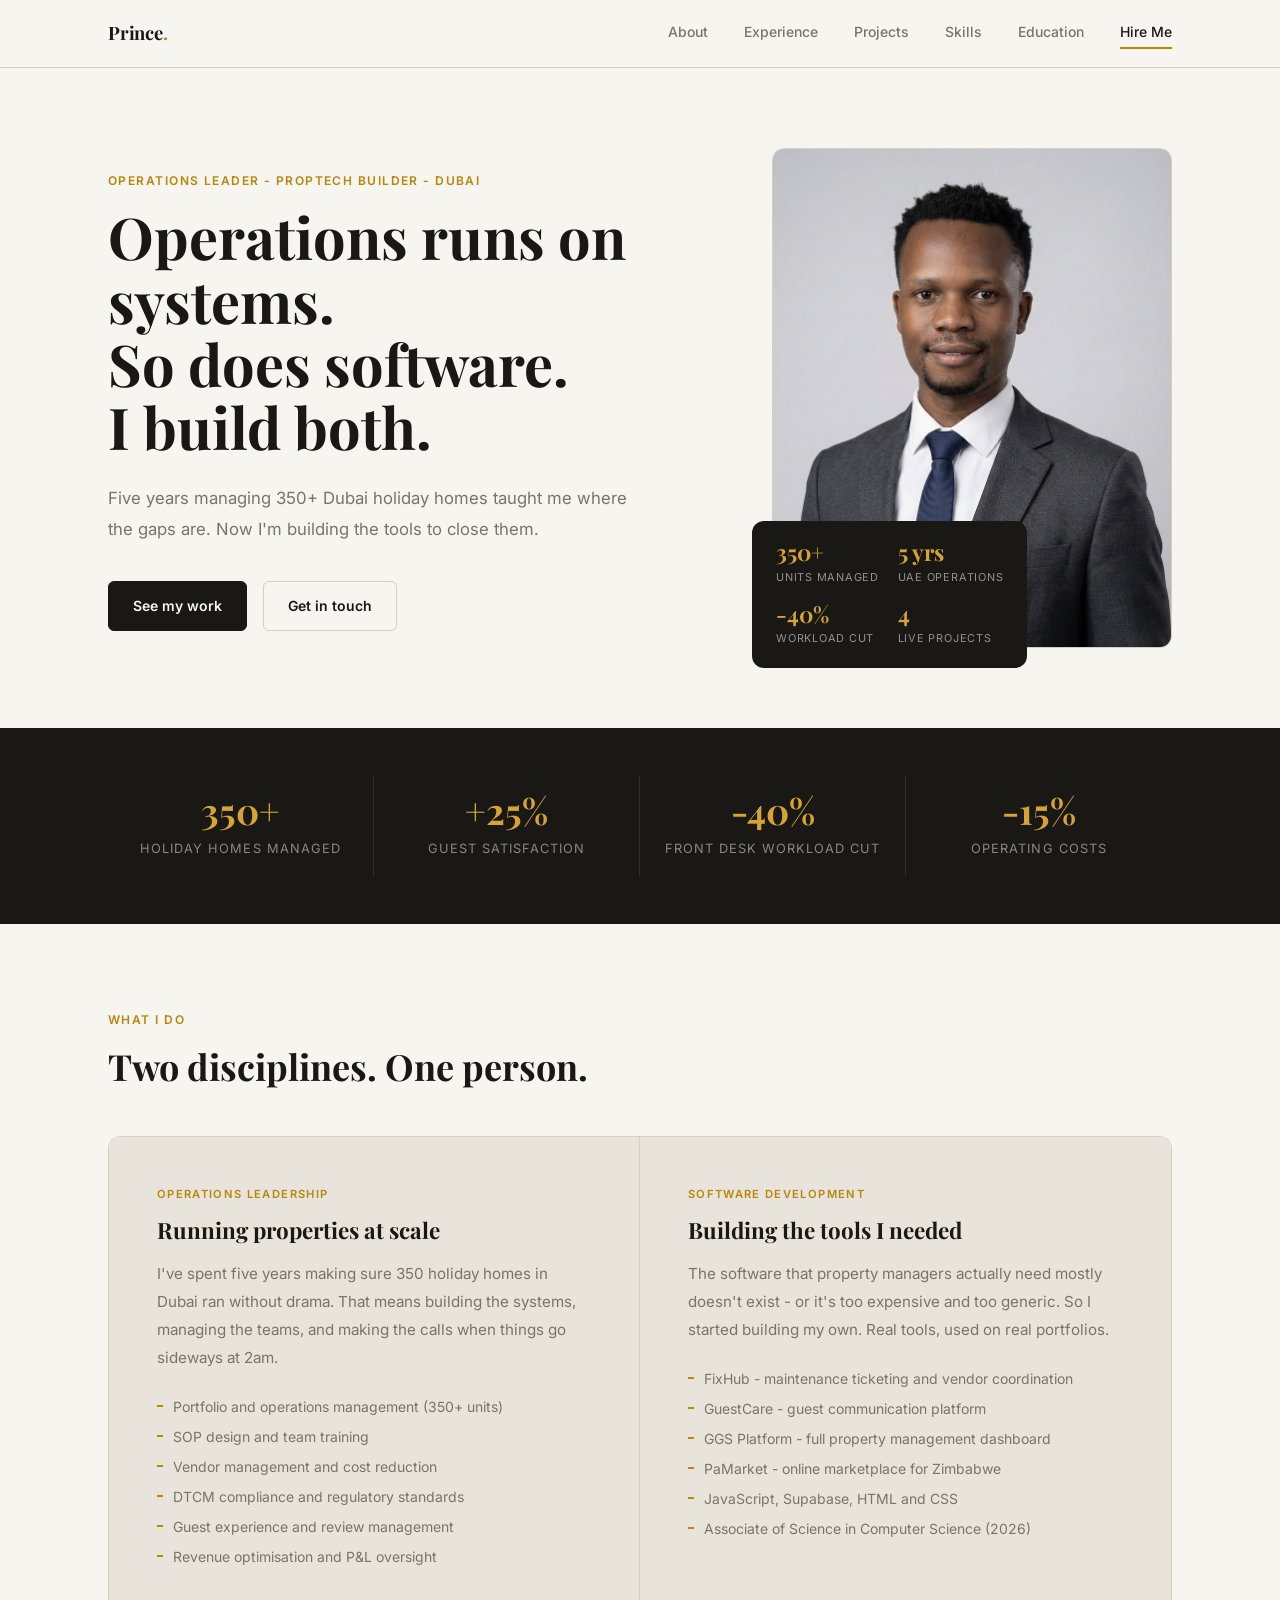
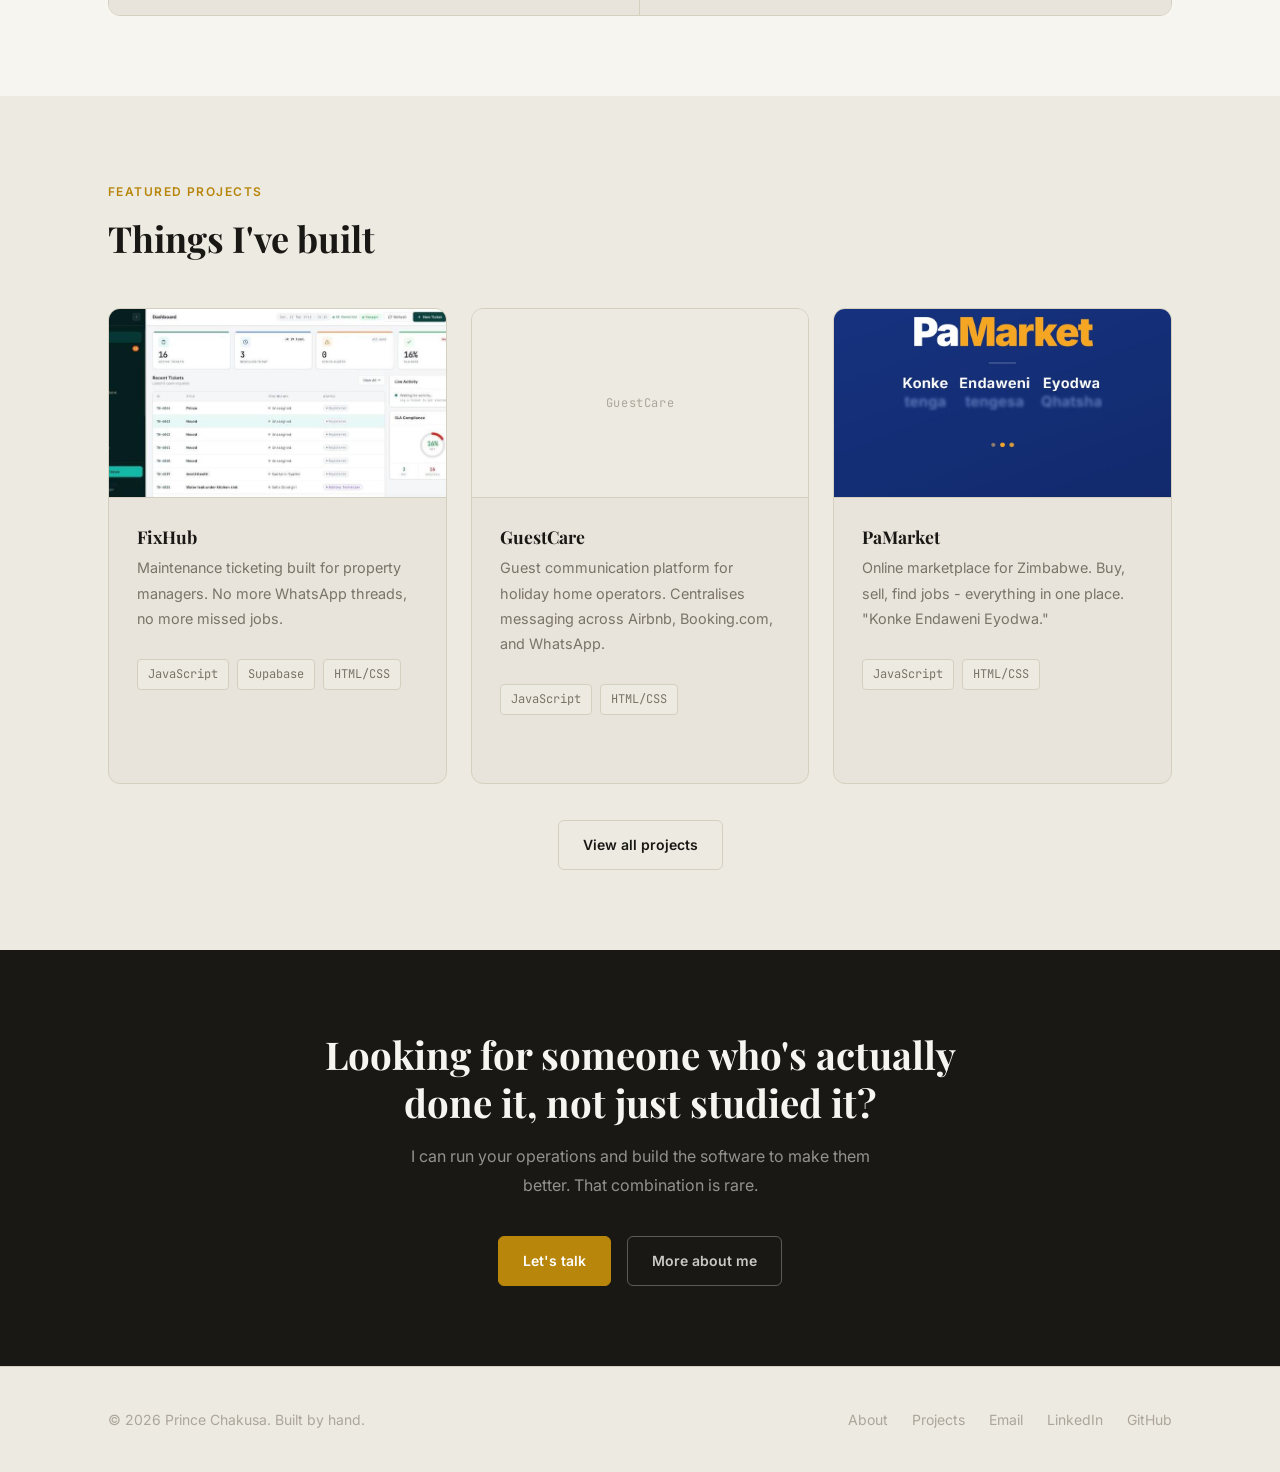
<file: index.html>
<!DOCTYPE html>
<html lang="en">
<head>
  <meta charset="UTF-8" />
  <meta name="viewport" content="width=device-width, initial-scale=1" />
  <title>Prince Chakusa - Operations Leader and PropTech Builder</title>
  <meta name="description" content="Prince Chakusa is an operations leader based in Dubai who managed 350+ holiday homes and builds software to fix what's broken in property management." />
  <link rel="preconnect" href="https://fonts.googleapis.com" />
  <link rel="preconnect" href="https://fonts.gstatic.com" crossorigin />
  <link href="https://fonts.googleapis.com/css2?family=Playfair+Display:ital,wght@0,400;0,700;1,400&family=Inter:wght@400;500;600&family=JetBrains+Mono:wght@400;600&display=swap" rel="stylesheet" />
  <link rel="stylesheet" href="style.css" />
</head>
<body>

<!-- NAV -->
<nav class="nav" id="nav">
  <div class="nav__inner">
    <a href="index.html" class="nav__logo">Prince<span>.</span></a>
    <div class="nav__links">
      <a href="about.html">About</a>
      <a href="experience.html">Experience</a>
      <a href="projects.html">Projects</a>
      <a href="skills.html">Skills</a>
      <a href="education.html">Education</a>
      <a href="contact.html" class="active">Hire Me</a>
    </div>
    <button class="nav__burger" id="burger" aria-label="Open menu">
      <span></span><span></span><span></span>
    </button>
  </div>
</nav>
<div class="nav__mobile" id="mobileNav">
  <a href="about.html">About</a>
  <a href="experience.html">Experience</a>
  <a href="projects.html">Projects</a>
  <a href="skills.html">Skills</a>
  <a href="education.html">Education</a>
  <a href="contact.html">Hire Me</a>
</div>

<!-- HERO -->
<section class="hero">
  <div class="container">
    <div class="hero__grid">
      <div>
        <p class="eyebrow reveal">Operations Leader - PropTech Builder - Dubai</p>
        <h1 class="hero__headline reveal reveal-delay-1">
          Operations runs on systems.<br>
          So does software.<br>
          I build both.
        </h1>
        <p class="hero__sub reveal reveal-delay-2">
          Five years managing 350+ Dubai holiday homes taught me where the gaps are. Now I'm building the tools to close them.
        </p>
        <div class="hero__actions reveal reveal-delay-3">
          <a href="projects.html" class="btn btn-dark">See my work</a>
          <a href="contact.html" class="btn btn-outline">Get in touch</a>
        </div>
      </div>
      <div class="hero__photo-wrap reveal reveal-delay-2">
        <img src="assets/profile.jpg" alt="Prince Chakusa" class="hero__photo" />
        <div class="hero__metrics">
          <div>
            <span class="hero__metric-num">350+</span>
            <span class="hero__metric-label">Units managed</span>
          </div>
          <div>
            <span class="hero__metric-num">5 yrs</span>
            <span class="hero__metric-label">UAE operations</span>
          </div>
          <div>
            <span class="hero__metric-num">-40%</span>
            <span class="hero__metric-label">Workload cut</span>
          </div>
          <div>
            <span class="hero__metric-num">4</span>
            <span class="hero__metric-label">Live projects</span>
          </div>
        </div>
      </div>
    </div>
  </div>
</section>

<!-- STATS BAR -->
<div class="stats-bar">
  <div class="container">
    <div class="stats-bar__grid">
      <div class="stats-bar__item">
        <span class="stats-bar__num">350+</span>
        <span class="stats-bar__label">Holiday homes managed</span>
      </div>
      <div class="stats-bar__item">
        <span class="stats-bar__num">+25%</span>
        <span class="stats-bar__label">Guest satisfaction</span>
      </div>
      <div class="stats-bar__item">
        <span class="stats-bar__num">-40%</span>
        <span class="stats-bar__label">Front desk workload cut</span>
      </div>
      <div class="stats-bar__item">
        <span class="stats-bar__num">-15%</span>
        <span class="stats-bar__label">Operating costs</span>
      </div>
    </div>
  </div>
</div>

<!-- WHAT I DO -->
<section class="section">
  <div class="container">
    <div class="section__header reveal">
      <p class="eyebrow">What I do</p>
      <h2 class="section__title">Two disciplines. One person.</h2>
    </div>
    <div class="what-i-do__grid">
      <div class="what-i-do__col reveal">
        <span class="what-i-do__label">Operations Leadership</span>
        <h3 class="what-i-do__title">Running properties at scale</h3>
        <p class="what-i-do__text">
          I've spent five years making sure 350 holiday homes in Dubai ran without drama. That means building the systems, managing the teams, and making the calls when things go sideways at 2am.
        </p>
        <ul class="what-i-do__list">
          <li>Portfolio and operations management (350+ units)</li>
          <li>SOP design and team training</li>
          <li>Vendor management and cost reduction</li>
          <li>DTCM compliance and regulatory standards</li>
          <li>Guest experience and review management</li>
          <li>Revenue optimisation and P&amp;L oversight</li>
        </ul>
      </div>
      <div class="what-i-do__col reveal reveal-delay-2">
        <span class="what-i-do__label">Software Development</span>
        <h3 class="what-i-do__title">Building the tools I needed</h3>
        <p class="what-i-do__text">
          The software that property managers actually need mostly doesn't exist - or it's too expensive and too generic. So I started building my own. Real tools, used on real portfolios.
        </p>
        <ul class="what-i-do__list">
          <li>FixHub - maintenance ticketing and vendor coordination</li>
          <li>GuestCare - guest communication platform</li>
          <li>GGS Platform - full property management dashboard</li>
          <li>PaMarket - online marketplace for Zimbabwe</li>
          <li>JavaScript, Supabase, HTML and CSS</li>
          <li>Associate of Science in Computer Science (2026)</li>
        </ul>
      </div>
    </div>
  </div>
</section>

<!-- FEATURED PROJECTS -->
<section class="section section--alt">
  <div class="container">
    <div class="section__header reveal">
      <p class="eyebrow">Featured projects</p>
      <h2 class="section__title">Things I've built</h2>
    </div>
    <div class="projects-grid">
      <div class="card reveal">
        <img src="assets/fixhub-dashboard.jpg" alt="FixHub maintenance dashboard" class="card__img" />
        <div class="project-card__inner">
          <h3 class="project-card__title">FixHub</h3>
          <p class="project-card__desc">Maintenance ticketing built for property managers. No more WhatsApp threads, no more missed jobs.</p>
          <div class="chips">
            <span class="chip">JavaScript</span>
            <span class="chip">Supabase</span>
            <span class="chip">HTML/CSS</span>
          </div>
          <div class="project-card__footer">
            <a href="projects.html" class="project-card__link">View details</a>
            <a href="https://github.com/princechakusa/fixhub-backend" target="_blank" class="project-card__link">GitHub</a>
          </div>
        </div>
      </div>
      <div class="card reveal reveal-delay-1">
        <div class="card__img-placeholder">
          <span>GuestCare</span>
        </div>
        <div class="project-card__inner">
          <h3 class="project-card__title">GuestCare</h3>
          <p class="project-card__desc">Guest communication platform for holiday home operators. Centralises messaging across Airbnb, Booking.com, and WhatsApp.</p>
          <div class="chips">
            <span class="chip">JavaScript</span>
            <span class="chip">HTML/CSS</span>
          </div>
          <div class="project-card__footer">
            <a href="projects.html" class="project-card__link">View details</a>
            <a href="https://github.com/princechakusa/Guestcare" target="_blank" class="project-card__link">GitHub</a>
          </div>
        </div>
      </div>
      <div class="card reveal reveal-delay-2">
        <img src="assets/pamarket-splash.jpg" alt="PaMarket marketplace" class="card__img" />
        <div class="project-card__inner">
          <h3 class="project-card__title">PaMarket</h3>
          <p class="project-card__desc">Online marketplace for Zimbabwe. Buy, sell, find jobs - everything in one place. "Konke Endaweni Eyodwa."</p>
          <div class="chips">
            <span class="chip">JavaScript</span>
            <span class="chip">HTML/CSS</span>
          </div>
          <div class="project-card__footer">
            <a href="projects.html" class="project-card__link">View details</a>
            <a href="https://github.com/princechakusa/PaMarket" target="_blank" class="project-card__link">GitHub</a>
          </div>
        </div>
      </div>
    </div>
    <div style="margin-top: 36px; text-align: center;">
      <a href="projects.html" class="btn btn-outline reveal">View all projects</a>
    </div>
  </div>
</section>

<!-- CTA STRIP -->
<div class="cta-strip">
  <div class="container">
    <h2 class="cta-strip__title reveal">Looking for someone who's actually<br>done it, not just studied it?</h2>
    <p class="cta-strip__sub reveal reveal-delay-1">
      I can run your operations and build the software to make them better. That combination is rare.
    </p>
    <div class="cta-strip__actions reveal reveal-delay-2">
      <a href="contact.html" class="btn btn-gold">Let's talk</a>
      <a href="about.html" class="btn btn-outline" style="border-color: rgba(247,245,240,0.3); color: rgba(247,245,240,0.8);">More about me</a>
    </div>
  </div>
</div>

<!-- FOOTER -->
<footer class="footer">
  <div class="container">
    <div class="footer__inner">
      <p class="footer__copy">&copy; <span id="yr"></span> Prince Chakusa. Built by hand.</p>
      <div class="footer__links">
        <a href="about.html">About</a>
        <a href="projects.html">Projects</a>
        <a href="mailto:chakusaprince@gmail.com">Email</a>
        <a href="https://linkedin.com/in/princechakusa" target="_blank">LinkedIn</a>
        <a href="https://github.com/princechakusa" target="_blank">GitHub</a>
      </div>
    </div>
  </div>
</footer>

<script>
  document.getElementById('yr').textContent = new Date().getFullYear();

  // Mobile nav toggle
  const burger = document.getElementById('burger');
  const mobileNav = document.getElementById('mobileNav');
  burger.addEventListener('click', () => {
    burger.classList.toggle('open');
    mobileNav.classList.toggle('open');
  });
  mobileNav.querySelectorAll('a').forEach(a => {
    a.addEventListener('click', () => {
      burger.classList.remove('open');
      mobileNav.classList.remove('open');
    });
  });

  // Scroll reveal
  const revealEls = document.querySelectorAll('.reveal');
  const observer = new IntersectionObserver((entries) => {
    entries.forEach(entry => {
      if (entry.isIntersecting) {
        entry.target.classList.add('revealed');
        observer.unobserve(entry.target);
      }
    });
  }, { threshold: 0.1 });
  revealEls.forEach(el => observer.observe(el));
</script>
</body>
</html>
</file>
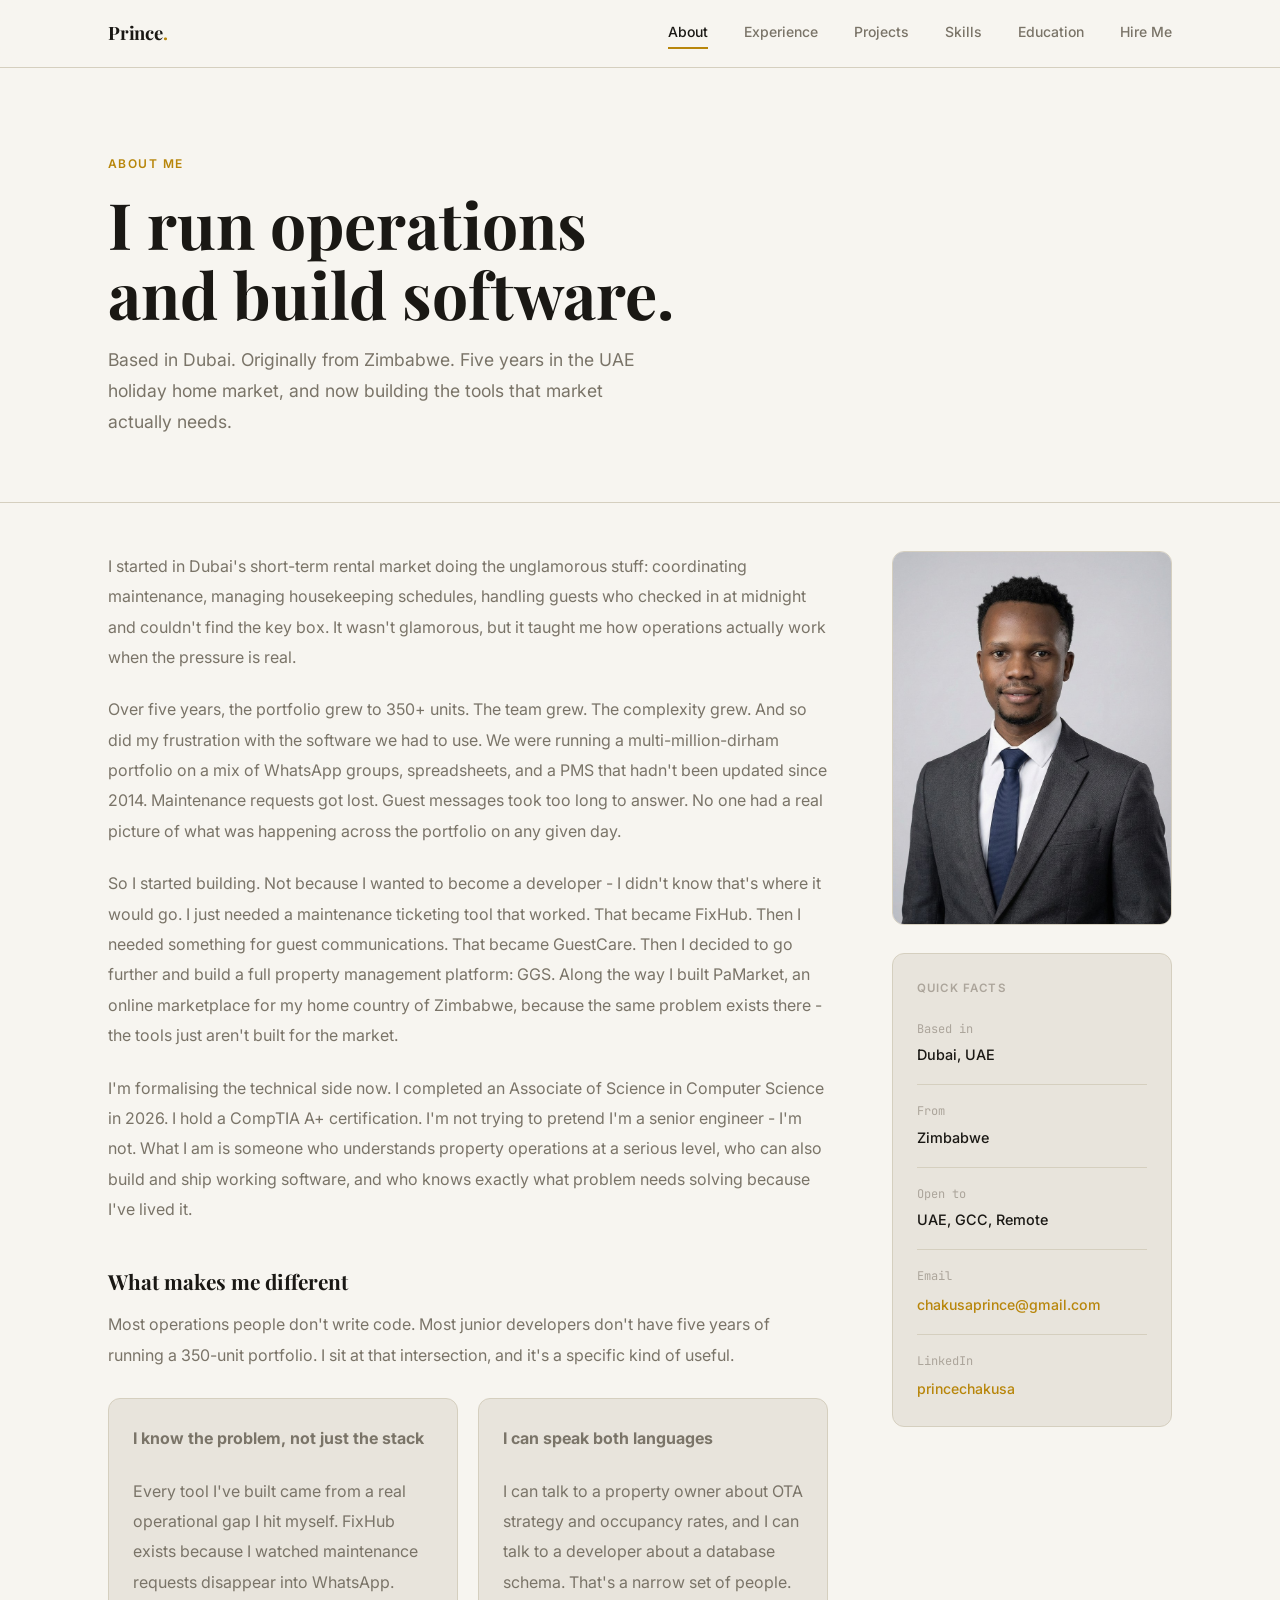
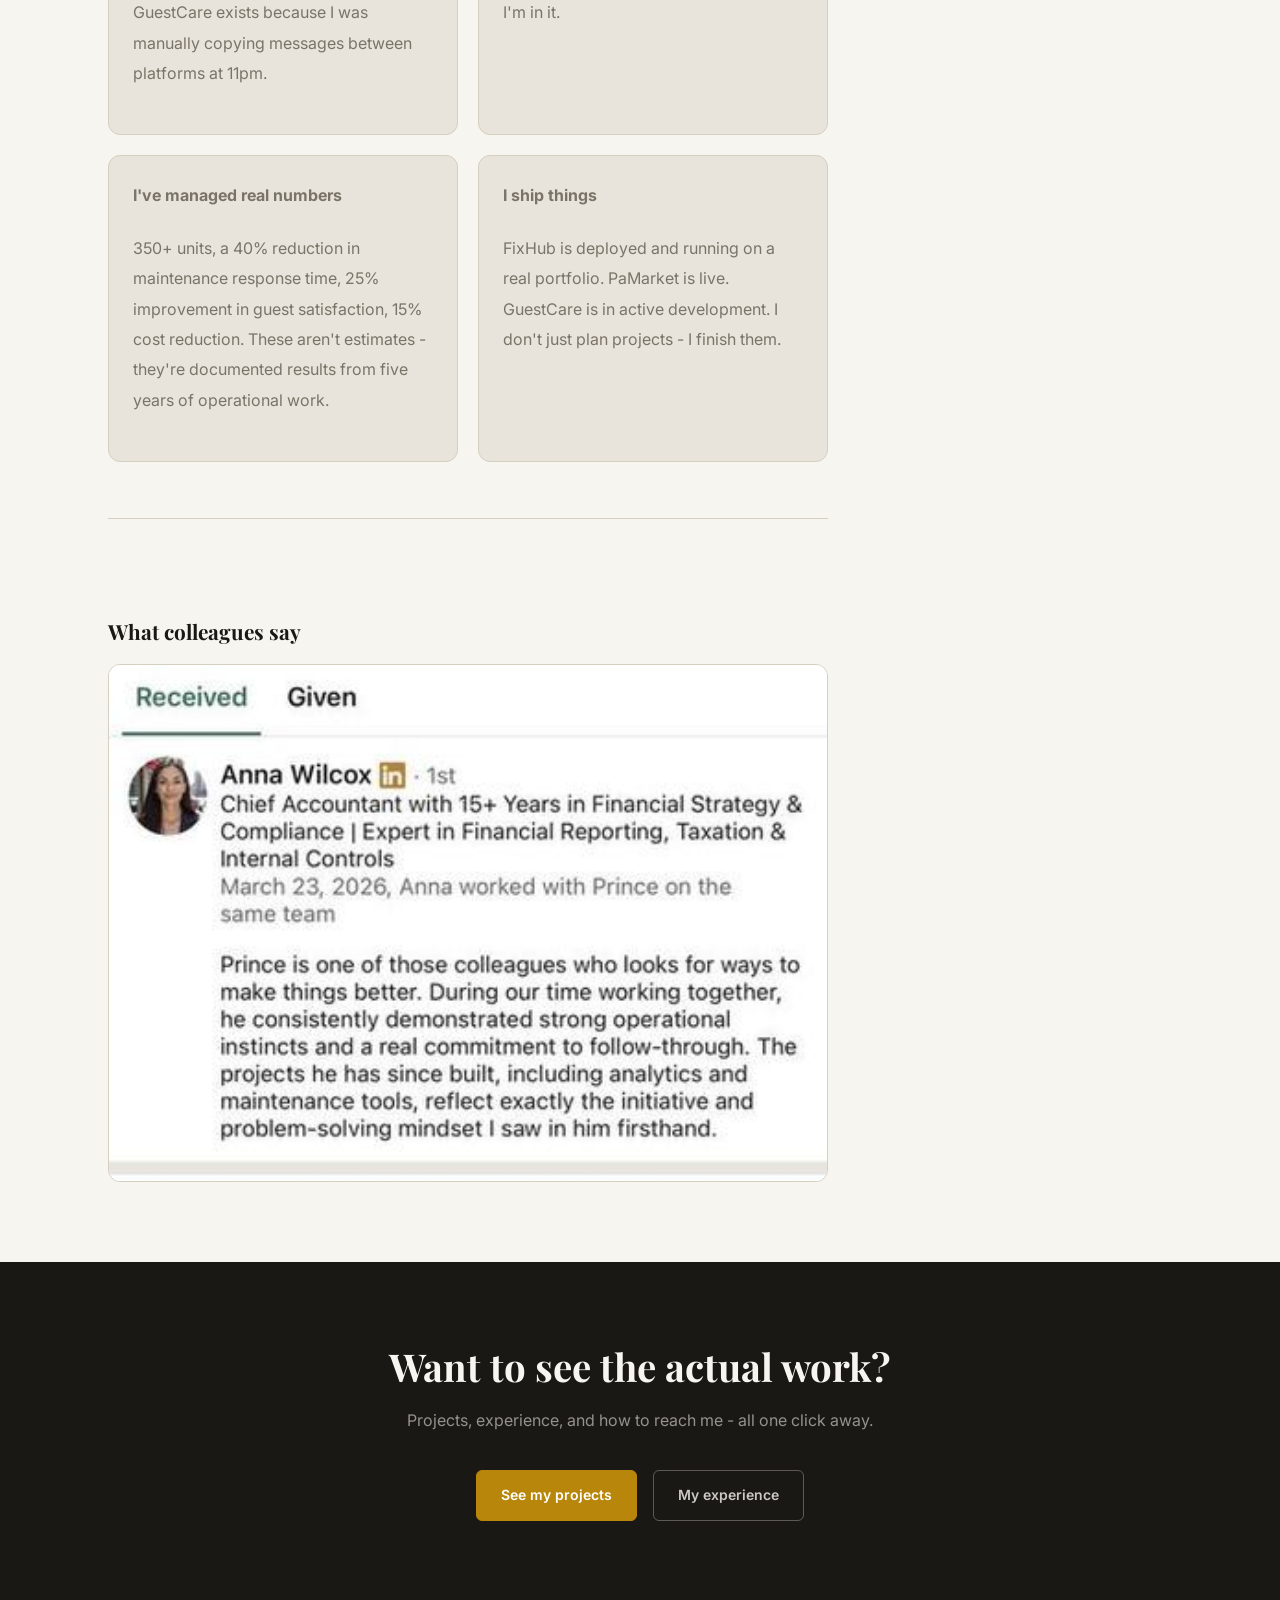
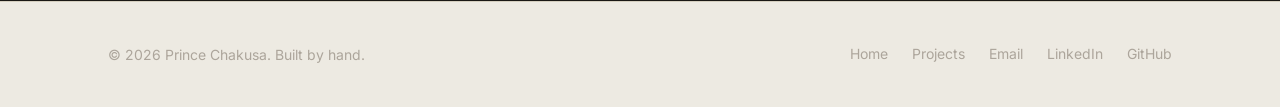
<file: about.html>
<!DOCTYPE html>
<html lang="en">
<head>
  <meta charset="UTF-8" />
  <meta name="viewport" content="width=device-width, initial-scale=1" />
  <title>About - Prince Chakusa</title>
  <meta name="description" content="Prince Chakusa is an operations leader who spent five years running Dubai holiday homes at scale, then started building software to fix the gaps he found." />
  <link rel="preconnect" href="https://fonts.googleapis.com" />
  <link rel="preconnect" href="https://fonts.gstatic.com" crossorigin />
  <link href="https://fonts.googleapis.com/css2?family=Playfair+Display:ital,wght@0,400;0,700;1,400&family=Inter:wght@400;500;600&family=JetBrains+Mono:wght@400;600&display=swap" rel="stylesheet" />
  <link rel="stylesheet" href="style.css" />
</head>
<body>

<!-- NAV -->
<nav class="nav" id="nav">
  <div class="nav__inner">
    <a href="index.html" class="nav__logo">Prince<span>.</span></a>
    <div class="nav__links">
      <a href="about.html" class="active">About</a>
      <a href="experience.html">Experience</a>
      <a href="projects.html">Projects</a>
      <a href="skills.html">Skills</a>
      <a href="education.html">Education</a>
      <a href="contact.html">Hire Me</a>
    </div>
    <button class="nav__burger" id="burger" aria-label="Open menu">
      <span></span><span></span><span></span>
    </button>
  </div>
</nav>
<div class="nav__mobile" id="mobileNav">
  <a href="about.html" class="active">About</a>
  <a href="experience.html">Experience</a>
  <a href="projects.html">Projects</a>
  <a href="skills.html">Skills</a>
  <a href="education.html">Education</a>
  <a href="contact.html">Hire Me</a>
</div>

<!-- PAGE HERO -->
<div class="page-hero">
  <div class="container">
    <p class="eyebrow reveal">About me</p>
    <h1 class="page-hero__title reveal reveal-delay-1">I run operations<br>and build software.</h1>
    <p class="page-hero__sub reveal reveal-delay-2">Based in Dubai. Originally from Zimbabwe. Five years in the UAE holiday home market, and now building the tools that market actually needs.</p>
  </div>
</div>

<!-- MAIN CONTENT -->
<section class="section">
  <div class="container">
    <div class="about-grid">

      <!-- Text content -->
      <div class="about-body">

        <p class="reveal">
          I started in Dubai's short-term rental market doing the unglamorous stuff: coordinating maintenance, managing housekeeping schedules, handling guests who checked in at midnight and couldn't find the key box. It wasn't glamorous, but it taught me how operations actually work when the pressure is real.
        </p>

        <p class="reveal">
          Over five years, the portfolio grew to 350+ units. The team grew. The complexity grew. And so did my frustration with the software we had to use. We were running a multi-million-dirham portfolio on a mix of WhatsApp groups, spreadsheets, and a PMS that hadn't been updated since 2014. Maintenance requests got lost. Guest messages took too long to answer. No one had a real picture of what was happening across the portfolio on any given day.
        </p>

        <p class="reveal">
          So I started building. Not because I wanted to become a developer - I didn't know that's where it would go. I just needed a maintenance ticketing tool that worked. That became FixHub. Then I needed something for guest communications. That became GuestCare. Then I decided to go further and build a full property management platform: GGS. Along the way I built PaMarket, an online marketplace for my home country of Zimbabwe, because the same problem exists there - the tools just aren't built for the market.
        </p>

        <p class="reveal">
          I'm formalising the technical side now. I completed an Associate of Science in Computer Science in 2026. I hold a CompTIA A+ certification. I'm not trying to pretend I'm a senior engineer - I'm not. What I am is someone who understands property operations at a serious level, who can also build and ship working software, and who knows exactly what problem needs solving because I've lived it.
        </p>

        <h3 class="reveal">What makes me different</h3>
        <p class="reveal">
          Most operations people don't write code. Most junior developers don't have five years of running a 350-unit portfolio. I sit at that intersection, and it's a specific kind of useful.
        </p>

        <div class="differentiators reveal">
          <div class="differentiator">
            <p class="differentiator__title">I know the problem, not just the stack</p>
            <p class="differentiator__text">Every tool I've built came from a real operational gap I hit myself. FixHub exists because I watched maintenance requests disappear into WhatsApp. GuestCare exists because I was manually copying messages between platforms at 11pm.</p>
          </div>
          <div class="differentiator">
            <p class="differentiator__title">I can speak both languages</p>
            <p class="differentiator__text">I can talk to a property owner about OTA strategy and occupancy rates, and I can talk to a developer about a database schema. That's a narrow set of people. I'm in it.</p>
          </div>
          <div class="differentiator">
            <p class="differentiator__title">I've managed real numbers</p>
            <p class="differentiator__text">350+ units, a 40% reduction in maintenance response time, 25% improvement in guest satisfaction, 15% cost reduction. These aren't estimates - they're documented results from five years of operational work.</p>
          </div>
          <div class="differentiator">
            <p class="differentiator__title">I ship things</p>
            <p class="differentiator__text">FixHub is deployed and running on a real portfolio. PaMarket is live. GuestCare is in active development. I don't just plan projects - I finish them.</p>
          </div>
        </div>

        <!-- Recommendation -->
        <div class="recommendation-wrap reveal">
          <h3>What colleagues say</h3>
          <img src="assets/recommendation.jpg" alt="LinkedIn recommendation for Prince Chakusa" class="recommendation-img" />
        </div>

      </div>

      <!-- Photo sidebar -->
      <div>
        <img src="assets/profile.jpg" alt="Prince Chakusa" class="about-photo reveal" />
        <div style="margin-top: 28px;" class="reveal reveal-delay-1">
          <div style="background: var(--panel); border: 1px solid var(--border); border-radius: var(--radius-lg); padding: 24px;">
            <p style="font-size: 0.72rem; font-weight: 600; text-transform: uppercase; letter-spacing: 0.1em; color: var(--faint); margin-bottom: 20px;">Quick facts</p>
            <div style="display: flex; flex-direction: column; gap: 16px;">
              <div>
                <p style="font-size: 0.75rem; color: var(--faint); margin-bottom: 2px; font-family: var(--font-mono);">Based in</p>
                <p style="font-size: 0.9rem; color: var(--ink); font-weight: 500; margin: 0;">Dubai, UAE</p>
              </div>
              <div style="border-top: 1px solid var(--border); padding-top: 16px;">
                <p style="font-size: 0.75rem; color: var(--faint); margin-bottom: 2px; font-family: var(--font-mono);">From</p>
                <p style="font-size: 0.9rem; color: var(--ink); font-weight: 500; margin: 0;">Zimbabwe</p>
              </div>
              <div style="border-top: 1px solid var(--border); padding-top: 16px;">
                <p style="font-size: 0.75rem; color: var(--faint); margin-bottom: 2px; font-family: var(--font-mono);">Open to</p>
                <p style="font-size: 0.9rem; color: var(--ink); font-weight: 500; margin: 0;">UAE, GCC, Remote</p>
              </div>
              <div style="border-top: 1px solid var(--border); padding-top: 16px;">
                <p style="font-size: 0.75rem; color: var(--faint); margin-bottom: 2px; font-family: var(--font-mono);">Email</p>
                <a href="mailto:chakusaprince@gmail.com" style="font-size: 0.88rem; color: var(--gold); font-weight: 500; word-break: break-word;">chakusaprince@gmail.com</a>
              </div>
              <div style="border-top: 1px solid var(--border); padding-top: 16px;">
                <p style="font-size: 0.75rem; color: var(--faint); margin-bottom: 2px; font-family: var(--font-mono);">LinkedIn</p>
                <a href="https://linkedin.com/in/princechakusa" target="_blank" style="font-size: 0.88rem; color: var(--gold); font-weight: 500;">princechakusa</a>
              </div>
            </div>
          </div>
        </div>
      </div>

    </div>
  </div>
</section>

<!-- CTA -->
<div class="cta-strip">
  <div class="container">
    <h2 class="cta-strip__title reveal">Want to see the actual work?</h2>
    <p class="cta-strip__sub reveal reveal-delay-1">Projects, experience, and how to reach me - all one click away.</p>
    <div class="cta-strip__actions reveal reveal-delay-2">
      <a href="projects.html" class="btn btn-gold">See my projects</a>
      <a href="experience.html" class="btn btn-outline" style="border-color: rgba(247,245,240,0.3); color: rgba(247,245,240,0.8);">My experience</a>
    </div>
  </div>
</div>

<!-- FOOTER -->
<footer class="footer">
  <div class="container">
    <div class="footer__inner">
      <p class="footer__copy">&copy; <span id="yr"></span> Prince Chakusa. Built by hand.</p>
      <div class="footer__links">
        <a href="index.html">Home</a>
        <a href="projects.html">Projects</a>
        <a href="mailto:chakusaprince@gmail.com">Email</a>
        <a href="https://linkedin.com/in/princechakusa" target="_blank">LinkedIn</a>
        <a href="https://github.com/princechakusa" target="_blank">GitHub</a>
      </div>
    </div>
  </div>
</footer>

<script>
  document.getElementById('yr').textContent = new Date().getFullYear();

  const burger = document.getElementById('burger');
  const mobileNav = document.getElementById('mobileNav');
  burger.addEventListener('click', () => {
    burger.classList.toggle('open');
    mobileNav.classList.toggle('open');
  });
  mobileNav.querySelectorAll('a').forEach(a => {
    a.addEventListener('click', () => {
      burger.classList.remove('open');
      mobileNav.classList.remove('open');
    });
  });

  const revealEls = document.querySelectorAll('.reveal');
  const observer = new IntersectionObserver((entries) => {
    entries.forEach(entry => {
      if (entry.isIntersecting) {
        entry.target.classList.add('revealed');
        observer.unobserve(entry.target);
      }
    });
  }, { threshold: 0.08 });
  revealEls.forEach(el => observer.observe(el));
</script>
</body>
</html>
</file>
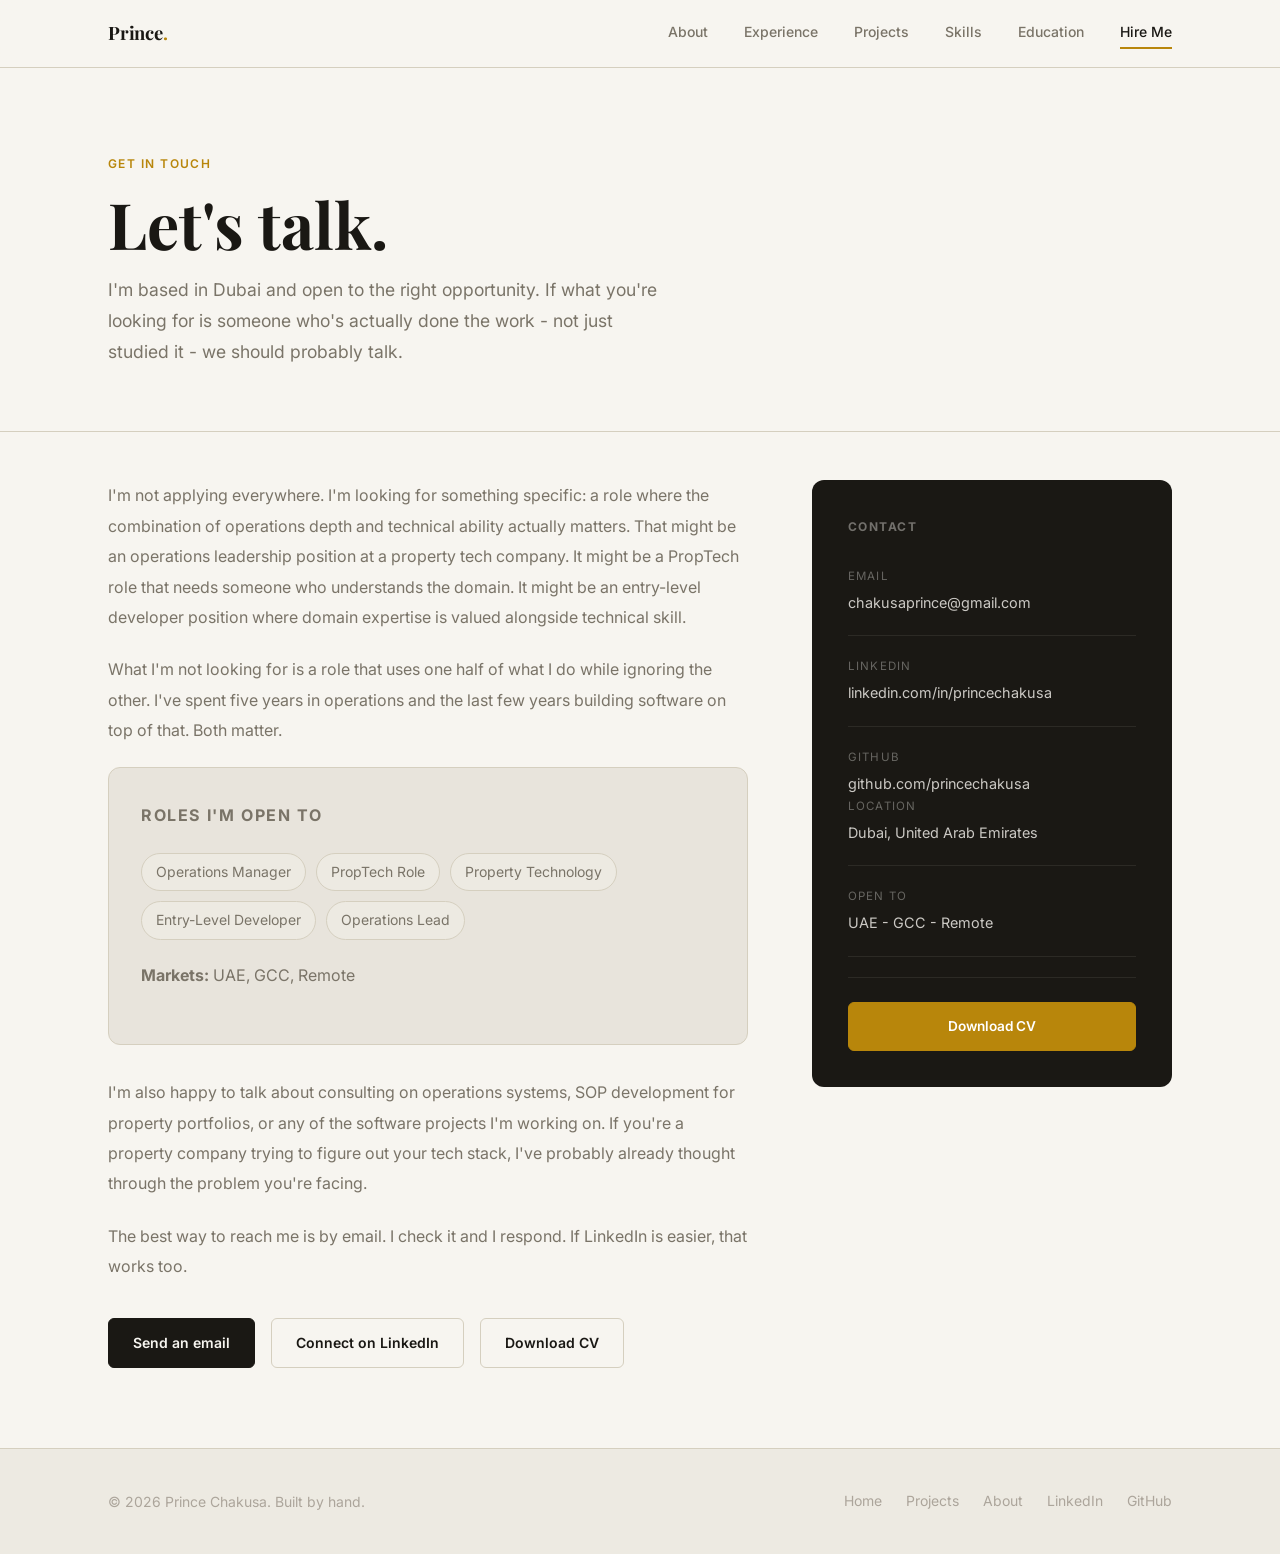
<file: contact.html>
<!DOCTYPE html>
<html lang="en">
<head>
  <meta charset="UTF-8" />
  <meta name="viewport" content="width=device-width, initial-scale=1" />
  <title>Contact - Prince Chakusa</title>
  <meta name="description" content="Get in touch with Prince Chakusa - operations leader and software builder based in Dubai, open to roles in UAE, GCC, and remote." />
  <link rel="preconnect" href="https://fonts.googleapis.com" />
  <link rel="preconnect" href="https://fonts.gstatic.com" crossorigin />
  <link href="https://fonts.googleapis.com/css2?family=Playfair+Display:ital,wght@0,400;0,700;1,400&family=Inter:wght@400;500;600&family=JetBrains+Mono:wght@400;600&display=swap" rel="stylesheet" />
  <link rel="stylesheet" href="style.css" />
</head>
<body>

<!-- NAV -->
<nav class="nav" id="nav">
  <div class="nav__inner">
    <a href="index.html" class="nav__logo">Prince<span>.</span></a>
    <div class="nav__links">
      <a href="about.html">About</a>
      <a href="experience.html">Experience</a>
      <a href="projects.html">Projects</a>
      <a href="skills.html">Skills</a>
      <a href="education.html">Education</a>
      <a href="contact.html" class="active">Hire Me</a>
    </div>
    <button class="nav__burger" id="burger" aria-label="Open menu">
      <span></span><span></span><span></span>
    </button>
  </div>
</nav>
<div class="nav__mobile" id="mobileNav">
  <a href="about.html">About</a>
  <a href="experience.html">Experience</a>
  <a href="projects.html">Projects</a>
  <a href="skills.html">Skills</a>
  <a href="education.html">Education</a>
  <a href="contact.html" class="active">Hire Me</a>
</div>

<!-- PAGE HERO -->
<div class="page-hero">
  <div class="container">
    <p class="eyebrow reveal">Get in touch</p>
    <h1 class="page-hero__title reveal reveal-delay-1">Let's talk.</h1>
    <p class="page-hero__sub reveal reveal-delay-2">I'm based in Dubai and open to the right opportunity. If what you're looking for is someone who's actually done the work - not just studied it - we should probably talk.</p>
  </div>
</div>

<!-- CONTACT CONTENT -->
<section class="section">
  <div class="container">
    <div class="contact-grid">

      <!-- Left: body text + what I'm looking for -->
      <div class="contact-body">

        <p class="reveal">
          I'm not applying everywhere. I'm looking for something specific: a role where the combination of operations depth and technical ability actually matters. That might be an operations leadership position at a property tech company. It might be a PropTech role that needs someone who understands the domain. It might be an entry-level developer position where domain expertise is valued alongside technical skill.
        </p>

        <p class="reveal">
          What I'm not looking for is a role that uses one half of what I do while ignoring the other. I've spent five years in operations and the last few years building software on top of that. Both matter.
        </p>

        <div class="looking-for reveal">
          <p class="looking-for__title">Roles I'm open to</p>
          <div class="looking-for__items">
            <span class="looking-for__item">Operations Manager</span>
            <span class="looking-for__item">PropTech Role</span>
            <span class="looking-for__item">Property Technology</span>
            <span class="looking-for__item">Entry-Level Developer</span>
            <span class="looking-for__item">Operations Lead</span>
          </div>
          <p class="looking-for__markets">
            <strong>Markets:</strong> UAE, GCC, Remote
          </p>
        </div>

        <p class="reveal">
          I'm also happy to talk about consulting on operations systems, SOP development for property portfolios, or any of the software projects I'm working on. If you're a property company trying to figure out your tech stack, I've probably already thought through the problem you're facing.
        </p>

        <p class="reveal">
          The best way to reach me is by email. I check it and I respond. If LinkedIn is easier, that works too.
        </p>

        <div class="reveal" style="margin-top: 36px; display: flex; gap: 16px; flex-wrap: wrap;">
          <a href="mailto:chakusaprince@gmail.com" class="btn btn-dark">Send an email</a>
          <a href="https://linkedin.com/in/princechakusa" target="_blank" class="btn btn-outline">Connect on LinkedIn</a>
          <a href="#" class="btn btn-outline">Download CV</a>
        </div>

      </div>

      <!-- Right: sidebar -->
      <div>
        <div class="contact-sidebar reveal">
          <p class="contact-sidebar__title">Contact</p>

          <a href="mailto:chakusaprince@gmail.com" class="contact-link-item">
            <span class="contact-link-item__label">Email</span>
            <span class="contact-link-item__value">chakusaprince@gmail.com</span>
          </a>

          <a href="https://linkedin.com/in/princechakusa" target="_blank" class="contact-link-item">
            <span class="contact-link-item__label">LinkedIn</span>
            <span class="contact-link-item__value">linkedin.com/in/princechakusa</span>
          </a>

          <a href="https://github.com/princechakusa" target="_blank" class="contact-link-item">
            <span class="contact-link-item__label">GitHub</span>
            <span class="contact-link-item__value">github.com/princechakusa</span>
          </a>

          <div class="contact-link-item">
            <span class="contact-link-item__label">Location</span>
            <span class="contact-link-item__value">Dubai, United Arab Emirates</span>
          </div>

          <div class="contact-link-item">
            <span class="contact-link-item__label">Open to</span>
            <span class="contact-link-item__value">UAE - GCC - Remote</span>
          </div>

          <div style="margin-top: 8px; padding-top: 24px; border-top: 1px solid rgba(247,245,240,0.08);">
            <a href="#" class="btn btn-gold" style="width: 100%; justify-content: center; font-size: 0.85rem;">
              Download CV
            </a>
          </div>
        </div>
      </div>

    </div>
  </div>
</section>

<!-- FOOTER -->
<footer class="footer">
  <div class="container">
    <div class="footer__inner">
      <p class="footer__copy">&copy; <span id="yr"></span> Prince Chakusa. Built by hand.</p>
      <div class="footer__links">
        <a href="index.html">Home</a>
        <a href="projects.html">Projects</a>
        <a href="about.html">About</a>
        <a href="https://linkedin.com/in/princechakusa" target="_blank">LinkedIn</a>
        <a href="https://github.com/princechakusa" target="_blank">GitHub</a>
      </div>
    </div>
  </div>
</footer>

<script>
  document.getElementById('yr').textContent = new Date().getFullYear();

  const burger = document.getElementById('burger');
  const mobileNav = document.getElementById('mobileNav');
  burger.addEventListener('click', () => {
    burger.classList.toggle('open');
    mobileNav.classList.toggle('open');
  });
  mobileNav.querySelectorAll('a').forEach(a => {
    a.addEventListener('click', () => {
      burger.classList.remove('open');
      mobileNav.classList.remove('open');
    });
  });

  const revealEls = document.querySelectorAll('.reveal');
  const observer = new IntersectionObserver((entries) => {
    entries.forEach(entry => {
      if (entry.isIntersecting) {
        entry.target.classList.add('revealed');
        observer.unobserve(entry.target);
      }
    });
  }, { threshold: 0.08 });
  revealEls.forEach(el => observer.observe(el));
</script>
</body>
</html>
</file>
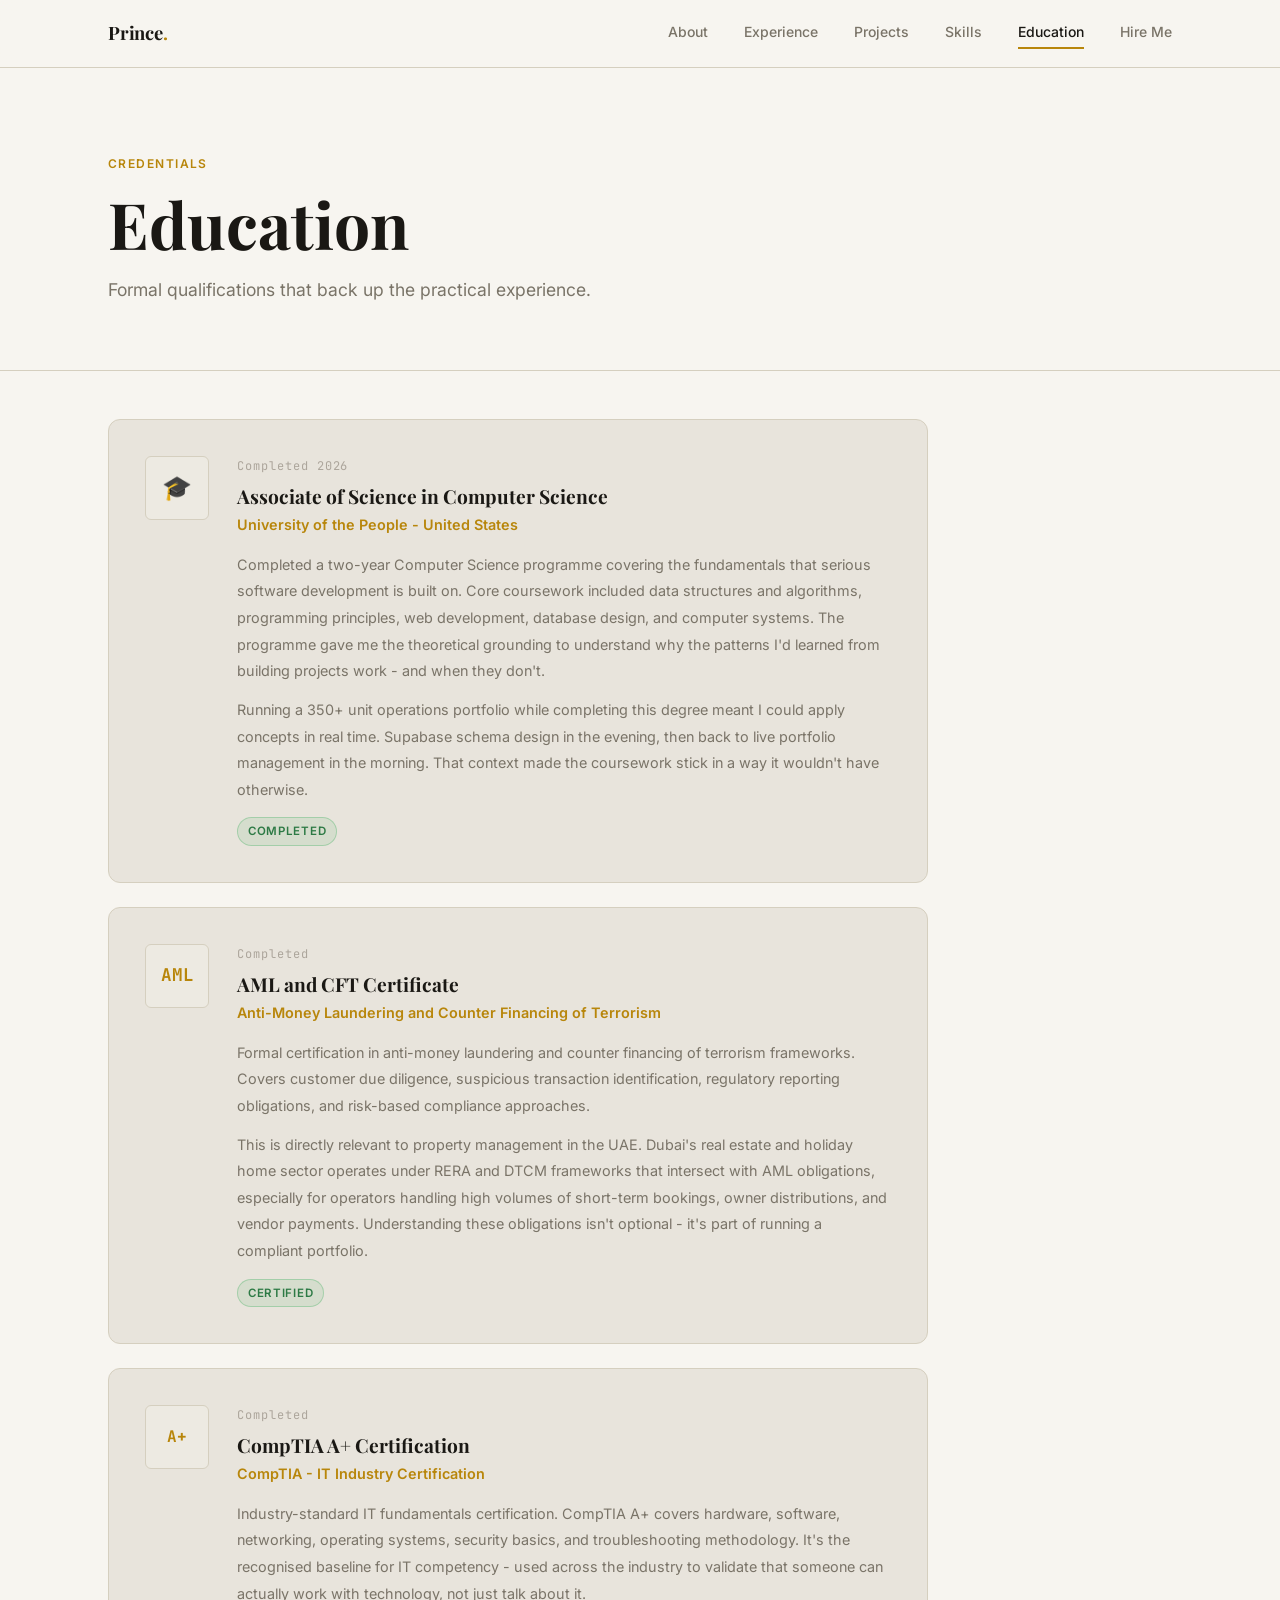
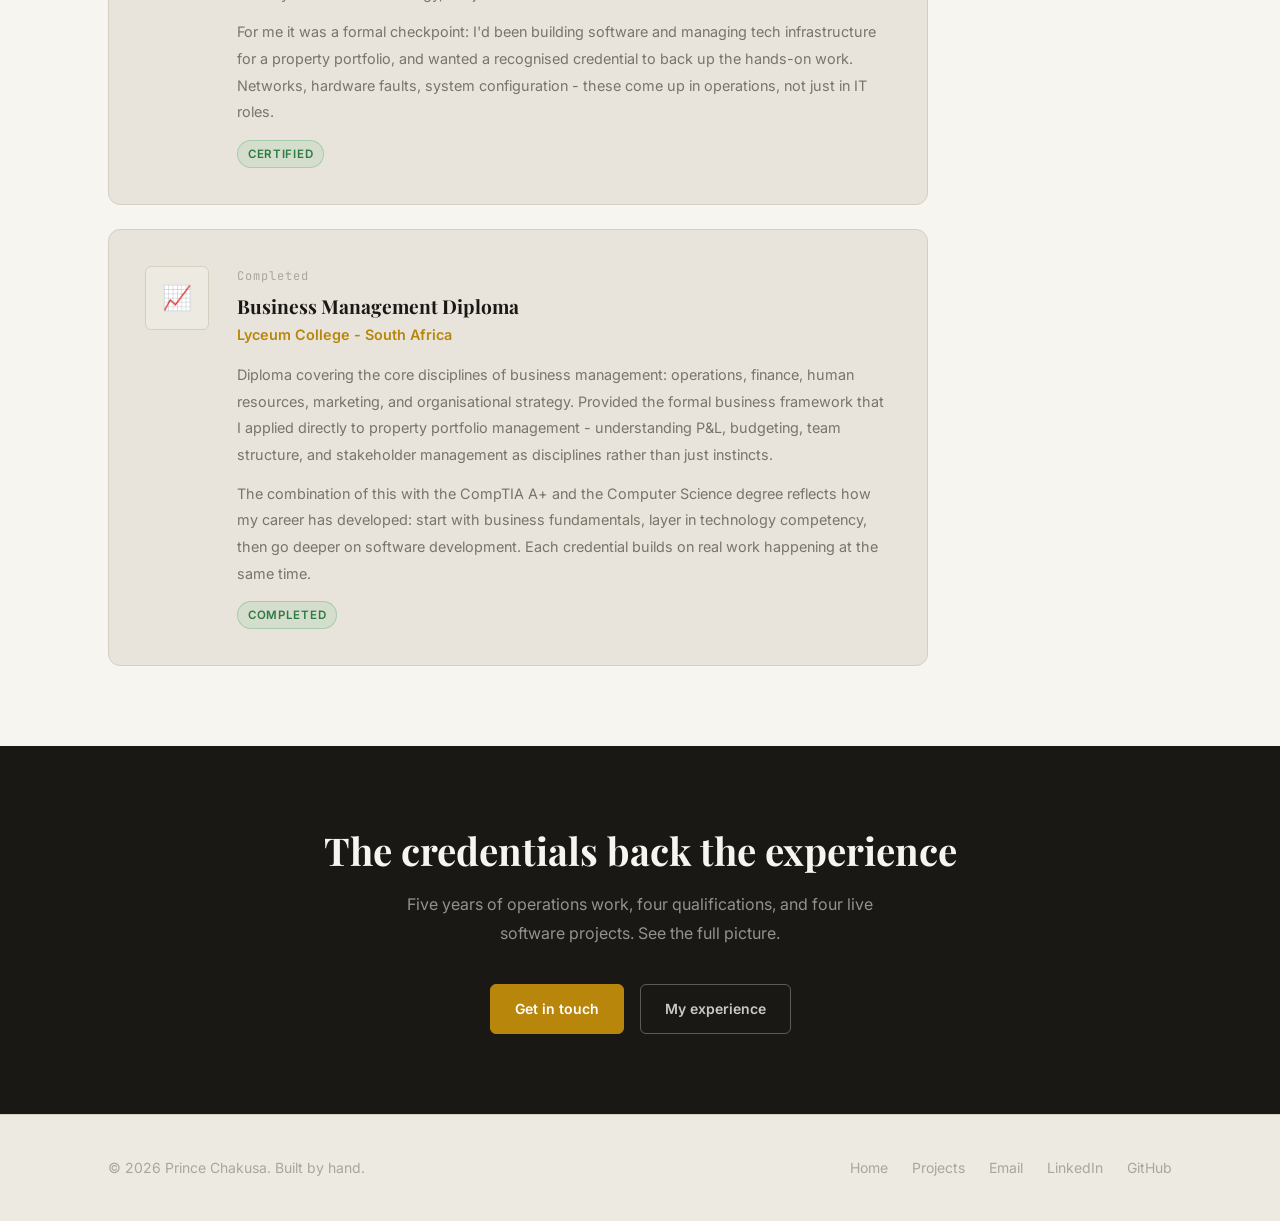
<file: education.html>
<!DOCTYPE html>
<html lang="en">
<head>
  <meta charset="UTF-8" />
  <meta name="viewport" content="width=device-width, initial-scale=1" />
  <title>Education - Prince Chakusa</title>
  <meta name="description" content="Prince Chakusa's education and certifications: Associate of Science in Computer Science (2026), CompTIA A+, AML and CFT Certificate, Business Management Diploma." />
  <link rel="preconnect" href="https://fonts.googleapis.com" />
  <link rel="preconnect" href="https://fonts.gstatic.com" crossorigin />
  <link href="https://fonts.googleapis.com/css2?family=Playfair+Display:ital,wght@0,400;0,700;1,400&family=Inter:wght@400;500;600&family=JetBrains+Mono:wght@400;600&display=swap" rel="stylesheet" />
  <link rel="stylesheet" href="style.css" />
</head>
<body>

<!-- NAV -->
<nav class="nav" id="nav">
  <div class="nav__inner">
    <a href="index.html" class="nav__logo">Prince<span>.</span></a>
    <div class="nav__links">
      <a href="about.html">About</a>
      <a href="experience.html">Experience</a>
      <a href="projects.html">Projects</a>
      <a href="skills.html">Skills</a>
      <a href="education.html" class="active">Education</a>
      <a href="contact.html">Hire Me</a>
    </div>
    <button class="nav__burger" id="burger" aria-label="Open menu">
      <span></span><span></span><span></span>
    </button>
  </div>
</nav>
<div class="nav__mobile" id="mobileNav">
  <a href="about.html">About</a>
  <a href="experience.html">Experience</a>
  <a href="projects.html">Projects</a>
  <a href="skills.html">Skills</a>
  <a href="education.html" class="active">Education</a>
  <a href="contact.html">Hire Me</a>
</div>

<!-- PAGE HERO -->
<div class="page-hero">
  <div class="container">
    <p class="eyebrow reveal">Credentials</p>
    <h1 class="page-hero__title reveal reveal-delay-1">Education</h1>
    <p class="page-hero__sub reveal reveal-delay-2">Formal qualifications that back up the practical experience.</p>
  </div>
</div>

<!-- EDUCATION CARDS -->
<section class="section">
  <div class="container">
    <div class="edu-grid">

      <!-- AS Computer Science -->
      <div class="edu-card reveal">
        <div class="edu-card__icon">&#127891;</div>
        <div>
          <span class="edu-card__year">Completed 2026</span>
          <h2 class="edu-card__title">Associate of Science in Computer Science</h2>
          <p class="edu-card__org">University of the People - United States</p>
          <p class="edu-card__desc">
            Completed a two-year Computer Science programme covering the fundamentals that serious software development is built on. Core coursework included data structures and algorithms, programming principles, web development, database design, and computer systems. The programme gave me the theoretical grounding to understand why the patterns I'd learned from building projects work - and when they don't.
          </p>
          <p class="edu-card__desc" style="margin-top: 12px;">
            Running a 350+ unit operations portfolio while completing this degree meant I could apply concepts in real time. Supabase schema design in the evening, then back to live portfolio management in the morning. That context made the coursework stick in a way it wouldn't have otherwise.
          </p>
          <span class="edu-card__badge badge--done">Completed</span>
        </div>
      </div>

      <!-- AML & CFT -->
      <div class="edu-card reveal reveal-delay-1">
        <div class="edu-card__icon" style="font-size: 1.1rem; font-family: var(--font-mono); font-weight: 700; color: var(--gold);">AML</div>
        <div>
          <span class="edu-card__year">Completed</span>
          <h2 class="edu-card__title">AML and CFT Certificate</h2>
          <p class="edu-card__org">Anti-Money Laundering and Counter Financing of Terrorism</p>
          <p class="edu-card__desc">
            Formal certification in anti-money laundering and counter financing of terrorism frameworks. Covers customer due diligence, suspicious transaction identification, regulatory reporting obligations, and risk-based compliance approaches.
          </p>
          <p class="edu-card__desc" style="margin-top: 12px;">
            This is directly relevant to property management in the UAE. Dubai's real estate and holiday home sector operates under RERA and DTCM frameworks that intersect with AML obligations, especially for operators handling high volumes of short-term bookings, owner distributions, and vendor payments. Understanding these obligations isn't optional - it's part of running a compliant portfolio.
          </p>
          <span class="edu-card__badge badge--done">Certified</span>
        </div>
      </div>

      <!-- CompTIA A+ -->
      <div class="edu-card reveal">
        <div class="edu-card__icon" style="font-size: 1rem; font-family: var(--font-mono); font-weight: 700; color: var(--gold);">A+</div>
        <div>
          <span class="edu-card__year">Completed</span>
          <h2 class="edu-card__title">CompTIA A+ Certification</h2>
          <p class="edu-card__org">CompTIA - IT Industry Certification</p>
          <p class="edu-card__desc">
            Industry-standard IT fundamentals certification. CompTIA A+ covers hardware, software, networking, operating systems, security basics, and troubleshooting methodology. It's the recognised baseline for IT competency - used across the industry to validate that someone can actually work with technology, not just talk about it.
          </p>
          <p class="edu-card__desc" style="margin-top: 12px;">
            For me it was a formal checkpoint: I'd been building software and managing tech infrastructure for a property portfolio, and wanted a recognised credential to back up the hands-on work. Networks, hardware faults, system configuration - these come up in operations, not just in IT roles.
          </p>
          <span class="edu-card__badge badge--done">Certified</span>
        </div>
      </div>

      <!-- Business Management Diploma -->
      <div class="edu-card reveal reveal-delay-1">
        <div class="edu-card__icon">&#128200;</div>
        <div>
          <span class="edu-card__year">Completed</span>
          <h2 class="edu-card__title">Business Management Diploma</h2>
          <p class="edu-card__org">Lyceum College - South Africa</p>
          <p class="edu-card__desc">
            Diploma covering the core disciplines of business management: operations, finance, human resources, marketing, and organisational strategy. Provided the formal business framework that I applied directly to property portfolio management - understanding P&amp;L, budgeting, team structure, and stakeholder management as disciplines rather than just instincts.
          </p>
          <p class="edu-card__desc" style="margin-top: 12px;">
            The combination of this with the CompTIA A+ and the Computer Science degree reflects how my career has developed: start with business fundamentals, layer in technology competency, then go deeper on software development. Each credential builds on real work happening at the same time.
          </p>
          <span class="edu-card__badge badge--done">Completed</span>
        </div>
      </div>

    </div>
  </div>
</section>

<!-- CTA -->
<div class="cta-strip">
  <div class="container">
    <h2 class="cta-strip__title reveal">The credentials back the experience</h2>
    <p class="cta-strip__sub reveal reveal-delay-1">Five years of operations work, four qualifications, and four live software projects. See the full picture.</p>
    <div class="cta-strip__actions reveal reveal-delay-2">
      <a href="contact.html" class="btn btn-gold">Get in touch</a>
      <a href="experience.html" class="btn btn-outline" style="border-color: rgba(247,245,240,0.3); color: rgba(247,245,240,0.8);">My experience</a>
    </div>
  </div>
</div>

<!-- FOOTER -->
<footer class="footer">
  <div class="container">
    <div class="footer__inner">
      <p class="footer__copy">&copy; <span id="yr"></span> Prince Chakusa. Built by hand.</p>
      <div class="footer__links">
        <a href="index.html">Home</a>
        <a href="projects.html">Projects</a>
        <a href="mailto:chakusaprince@gmail.com">Email</a>
        <a href="https://linkedin.com/in/princechakusa" target="_blank">LinkedIn</a>
        <a href="https://github.com/princechakusa" target="_blank">GitHub</a>
      </div>
    </div>
  </div>
</footer>

<script>
  document.getElementById('yr').textContent = new Date().getFullYear();

  const burger = document.getElementById('burger');
  const mobileNav = document.getElementById('mobileNav');
  burger.addEventListener('click', () => {
    burger.classList.toggle('open');
    mobileNav.classList.toggle('open');
  });
  mobileNav.querySelectorAll('a').forEach(a => {
    a.addEventListener('click', () => {
      burger.classList.remove('open');
      mobileNav.classList.remove('open');
    });
  });

  const revealEls = document.querySelectorAll('.reveal');
  const observer = new IntersectionObserver((entries) => {
    entries.forEach(entry => {
      if (entry.isIntersecting) {
        entry.target.classList.add('revealed');
        observer.unobserve(entry.target);
      }
    });
  }, { threshold: 0.08 });
  revealEls.forEach(el => observer.observe(el));
</script>
</body>
</html>
</file>
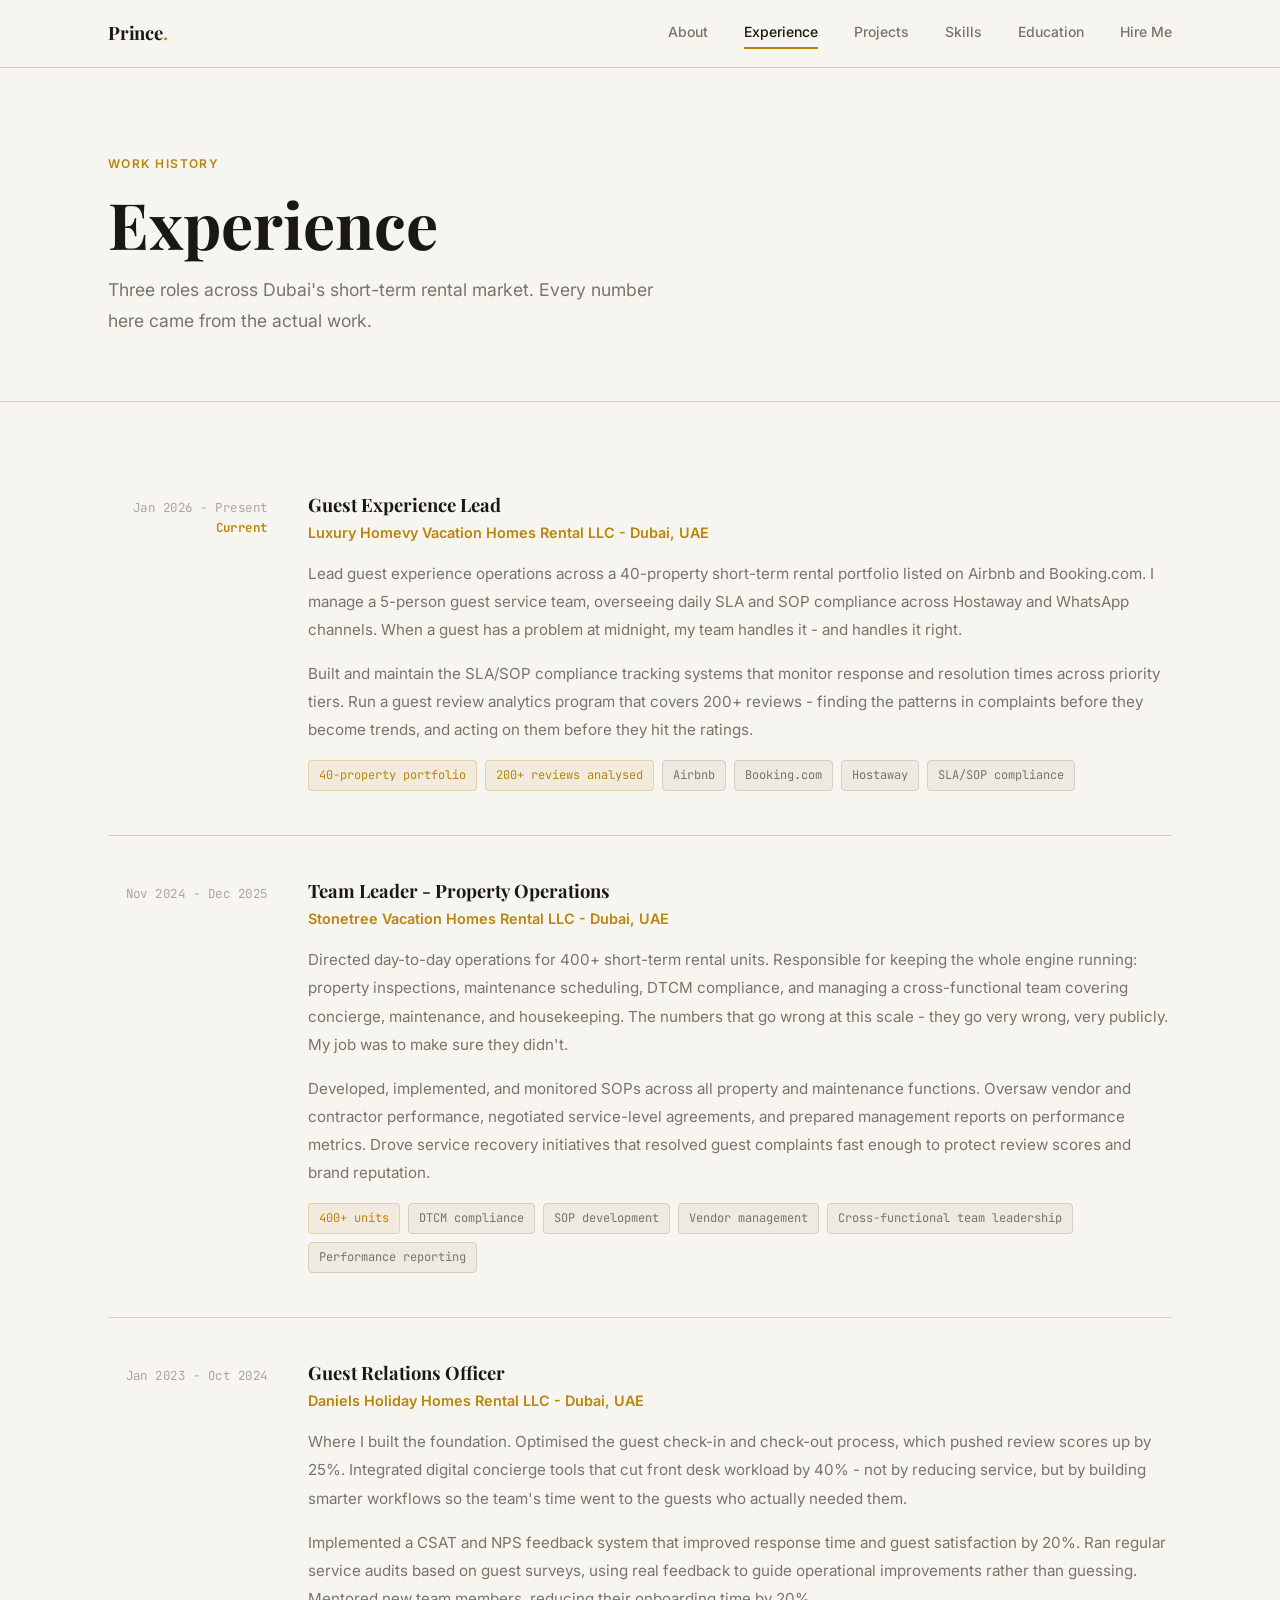
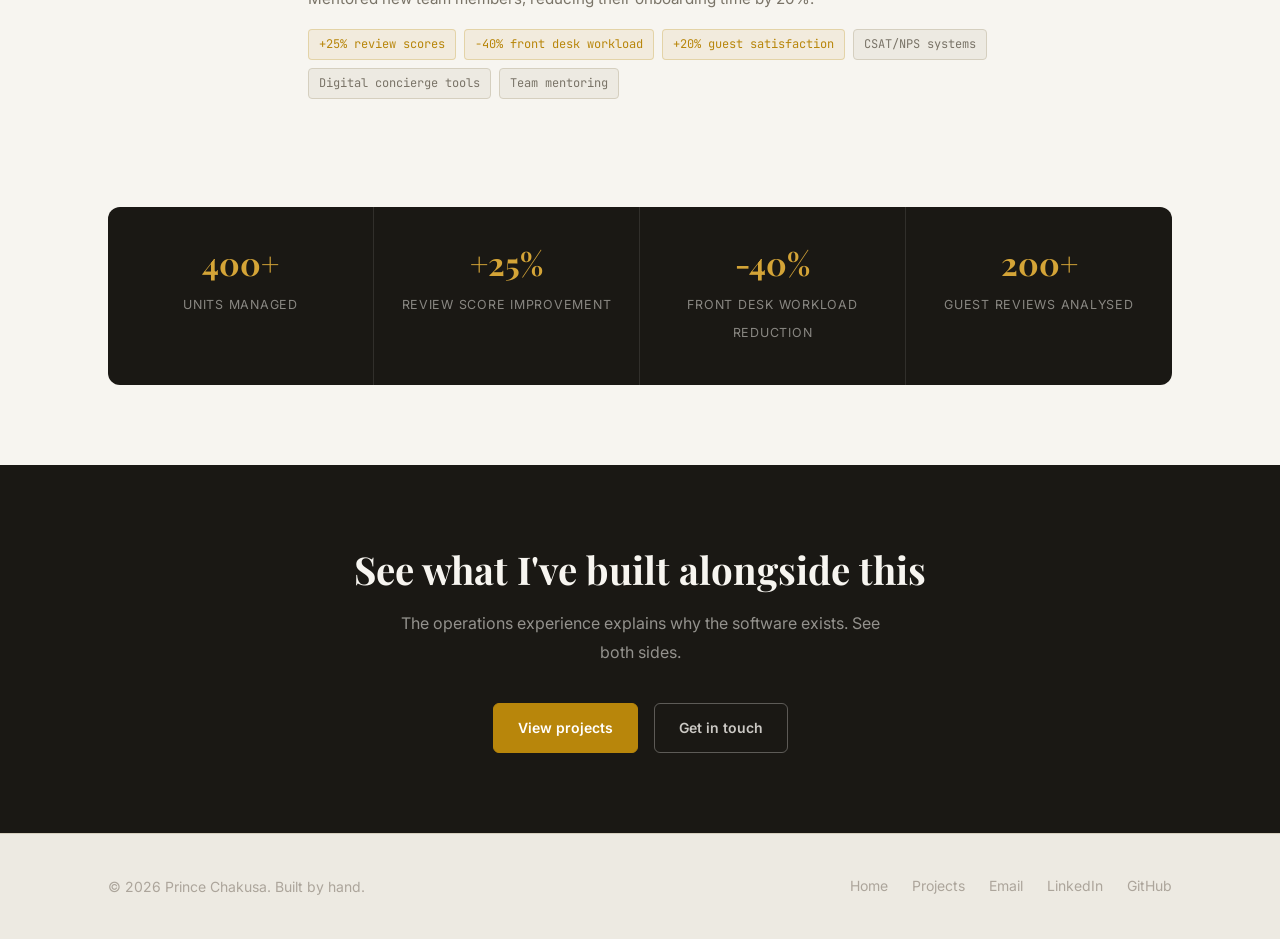
<file: experience.html>
<!DOCTYPE html>
<html lang="en">
<head>
  <meta charset="UTF-8" />
  <meta name="viewport" content="width=device-width, initial-scale=1" />
  <title>Experience - Prince Chakusa</title>
  <meta name="description" content="Prince Chakusa's work history - 3+ years across Dubai short-term rental portfolios at Luxury Homevy, Stonetree, and Daniels Holiday Homes, with documented operational results." />
  <link rel="preconnect" href="https://fonts.googleapis.com" />
  <link rel="preconnect" href="https://fonts.gstatic.com" crossorigin />
  <link href="https://fonts.googleapis.com/css2?family=Playfair+Display:ital,wght@0,400;0,700;1,400&family=Inter:wght@400;500;600&family=JetBrains+Mono:wght@400;600&display=swap" rel="stylesheet" />
  <link rel="stylesheet" href="style.css" />
</head>
<body>

<!-- NAV -->
<nav class="nav" id="nav">
  <div class="nav__inner">
    <a href="index.html" class="nav__logo">Prince<span>.</span></a>
    <div class="nav__links">
      <a href="about.html">About</a>
      <a href="experience.html" class="active">Experience</a>
      <a href="projects.html">Projects</a>
      <a href="skills.html">Skills</a>
      <a href="education.html">Education</a>
      <a href="contact.html">Hire Me</a>
    </div>
    <button class="nav__burger" id="burger" aria-label="Open menu">
      <span></span><span></span><span></span>
    </button>
  </div>
</nav>
<div class="nav__mobile" id="mobileNav">
  <a href="about.html">About</a>
  <a href="experience.html" class="active">Experience</a>
  <a href="projects.html">Projects</a>
  <a href="skills.html">Skills</a>
  <a href="education.html">Education</a>
  <a href="contact.html">Hire Me</a>
</div>

<!-- PAGE HERO -->
<div class="page-hero">
  <div class="container">
    <p class="eyebrow reveal">Work history</p>
    <h1 class="page-hero__title reveal reveal-delay-1">Experience</h1>
    <p class="page-hero__sub reveal reveal-delay-2">Three roles across Dubai's short-term rental market. Every number here came from the actual work.</p>
  </div>
</div>

<!-- TIMELINE -->
<section class="section">
  <div class="container">
    <div class="timeline">

      <!-- Role 1 - Luxury Homevy -->
      <div class="timeline__item reveal">
        <div class="timeline__date">
          Jan 2026 - Present<br>
          <span style="color: var(--gold); font-weight: 600;">Current</span>
        </div>
        <div class="timeline__content">
          <h2 class="timeline__role">Guest Experience Lead</h2>
          <p class="timeline__company">Luxury Homevy Vacation Homes Rental LLC - Dubai, UAE</p>
          <p class="timeline__desc">
            Lead guest experience operations across a 40-property short-term rental portfolio listed on Airbnb and Booking.com. I manage a 5-person guest service team, overseeing daily SLA and SOP compliance across Hostaway and WhatsApp channels. When a guest has a problem at midnight, my team handles it - and handles it right.
          </p>
          <p class="timeline__desc">
            Built and maintain the SLA/SOP compliance tracking systems that monitor response and resolution times across priority tiers. Run a guest review analytics program that covers 200+ reviews - finding the patterns in complaints before they become trends, and acting on them before they hit the ratings.
          </p>
          <div class="timeline__chips">
            <span class="chip chip--gold">40-property portfolio</span>
            <span class="chip chip--gold">200+ reviews analysed</span>
            <span class="chip">Airbnb</span>
            <span class="chip">Booking.com</span>
            <span class="chip">Hostaway</span>
            <span class="chip">SLA/SOP compliance</span>
          </div>
        </div>
      </div>

      <!-- Role 2 - Stonetree -->
      <div class="timeline__item reveal">
        <div class="timeline__date">
          Nov 2024 - Dec 2025
        </div>
        <div class="timeline__content">
          <h2 class="timeline__role">Team Leader - Property Operations</h2>
          <p class="timeline__company">Stonetree Vacation Homes Rental LLC - Dubai, UAE</p>
          <p class="timeline__desc">
            Directed day-to-day operations for 400+ short-term rental units. Responsible for keeping the whole engine running: property inspections, maintenance scheduling, DTCM compliance, and managing a cross-functional team covering concierge, maintenance, and housekeeping. The numbers that go wrong at this scale - they go very wrong, very publicly. My job was to make sure they didn't.
          </p>
          <p class="timeline__desc">
            Developed, implemented, and monitored SOPs across all property and maintenance functions. Oversaw vendor and contractor performance, negotiated service-level agreements, and prepared management reports on performance metrics. Drove service recovery initiatives that resolved guest complaints fast enough to protect review scores and brand reputation.
          </p>
          <div class="timeline__chips">
            <span class="chip chip--gold">400+ units</span>
            <span class="chip">DTCM compliance</span>
            <span class="chip">SOP development</span>
            <span class="chip">Vendor management</span>
            <span class="chip">Cross-functional team leadership</span>
            <span class="chip">Performance reporting</span>
          </div>
        </div>
      </div>

      <!-- Role 3 - Daniels -->
      <div class="timeline__item reveal">
        <div class="timeline__date">
          Jan 2023 - Oct 2024
        </div>
        <div class="timeline__content">
          <h2 class="timeline__role">Guest Relations Officer</h2>
          <p class="timeline__company">Daniels Holiday Homes Rental LLC - Dubai, UAE</p>
          <p class="timeline__desc">
            Where I built the foundation. Optimised the guest check-in and check-out process, which pushed review scores up by 25%. Integrated digital concierge tools that cut front desk workload by 40% - not by reducing service, but by building smarter workflows so the team's time went to the guests who actually needed them.
          </p>
          <p class="timeline__desc">
            Implemented a CSAT and NPS feedback system that improved response time and guest satisfaction by 20%. Ran regular service audits based on guest surveys, using real feedback to guide operational improvements rather than guessing. Mentored new team members, reducing their onboarding time by 20%.
          </p>
          <div class="timeline__chips">
            <span class="chip chip--gold">+25% review scores</span>
            <span class="chip chip--gold">-40% front desk workload</span>
            <span class="chip chip--gold">+20% guest satisfaction</span>
            <span class="chip">CSAT/NPS systems</span>
            <span class="chip">Digital concierge tools</span>
            <span class="chip">Team mentoring</span>
          </div>
        </div>
      </div>

    </div>

    <!-- Metrics summary -->
    <div class="metrics-summary reveal">
      <div class="metrics-summary__item">
        <span class="metrics-summary__num">400+</span>
        <span class="metrics-summary__label">Units managed</span>
      </div>
      <div class="metrics-summary__item">
        <span class="metrics-summary__num">+25%</span>
        <span class="metrics-summary__label">Review score improvement</span>
      </div>
      <div class="metrics-summary__item">
        <span class="metrics-summary__num">-40%</span>
        <span class="metrics-summary__label">Front desk workload reduction</span>
      </div>
      <div class="metrics-summary__item">
        <span class="metrics-summary__num">200+</span>
        <span class="metrics-summary__label">Guest reviews analysed</span>
      </div>
    </div>

  </div>
</section>

<!-- CTA -->
<div class="cta-strip">
  <div class="container">
    <h2 class="cta-strip__title reveal">See what I've built alongside this</h2>
    <p class="cta-strip__sub reveal reveal-delay-1">The operations experience explains why the software exists. See both sides.</p>
    <div class="cta-strip__actions reveal reveal-delay-2">
      <a href="projects.html" class="btn btn-gold">View projects</a>
      <a href="contact.html" class="btn btn-outline" style="border-color: rgba(247,245,240,0.3); color: rgba(247,245,240,0.8);">Get in touch</a>
    </div>
  </div>
</div>

<!-- FOOTER -->
<footer class="footer">
  <div class="container">
    <div class="footer__inner">
      <p class="footer__copy">&copy; <span id="yr"></span> Prince Chakusa. Built by hand.</p>
      <div class="footer__links">
        <a href="index.html">Home</a>
        <a href="projects.html">Projects</a>
        <a href="mailto:chakusaprince@gmail.com">Email</a>
        <a href="https://linkedin.com/in/princechakusa" target="_blank">LinkedIn</a>
        <a href="https://github.com/princechakusa" target="_blank">GitHub</a>
      </div>
    </div>
  </div>
</footer>

<script>
  document.getElementById('yr').textContent = new Date().getFullYear();

  const burger = document.getElementById('burger');
  const mobileNav = document.getElementById('mobileNav');
  burger.addEventListener('click', () => {
    burger.classList.toggle('open');
    mobileNav.classList.toggle('open');
  });
  mobileNav.querySelectorAll('a').forEach(a => {
    a.addEventListener('click', () => {
      burger.classList.remove('open');
      mobileNav.classList.remove('open');
    });
  });

  const revealEls = document.querySelectorAll('.reveal');
  const observer = new IntersectionObserver((entries) => {
    entries.forEach(entry => {
      if (entry.isIntersecting) {
        entry.target.classList.add('revealed');
        observer.unobserve(entry.target);
      }
    });
  }, { threshold: 0.08 });
  revealEls.forEach(el => observer.observe(el));
</script>
</body>
</html>
</file>
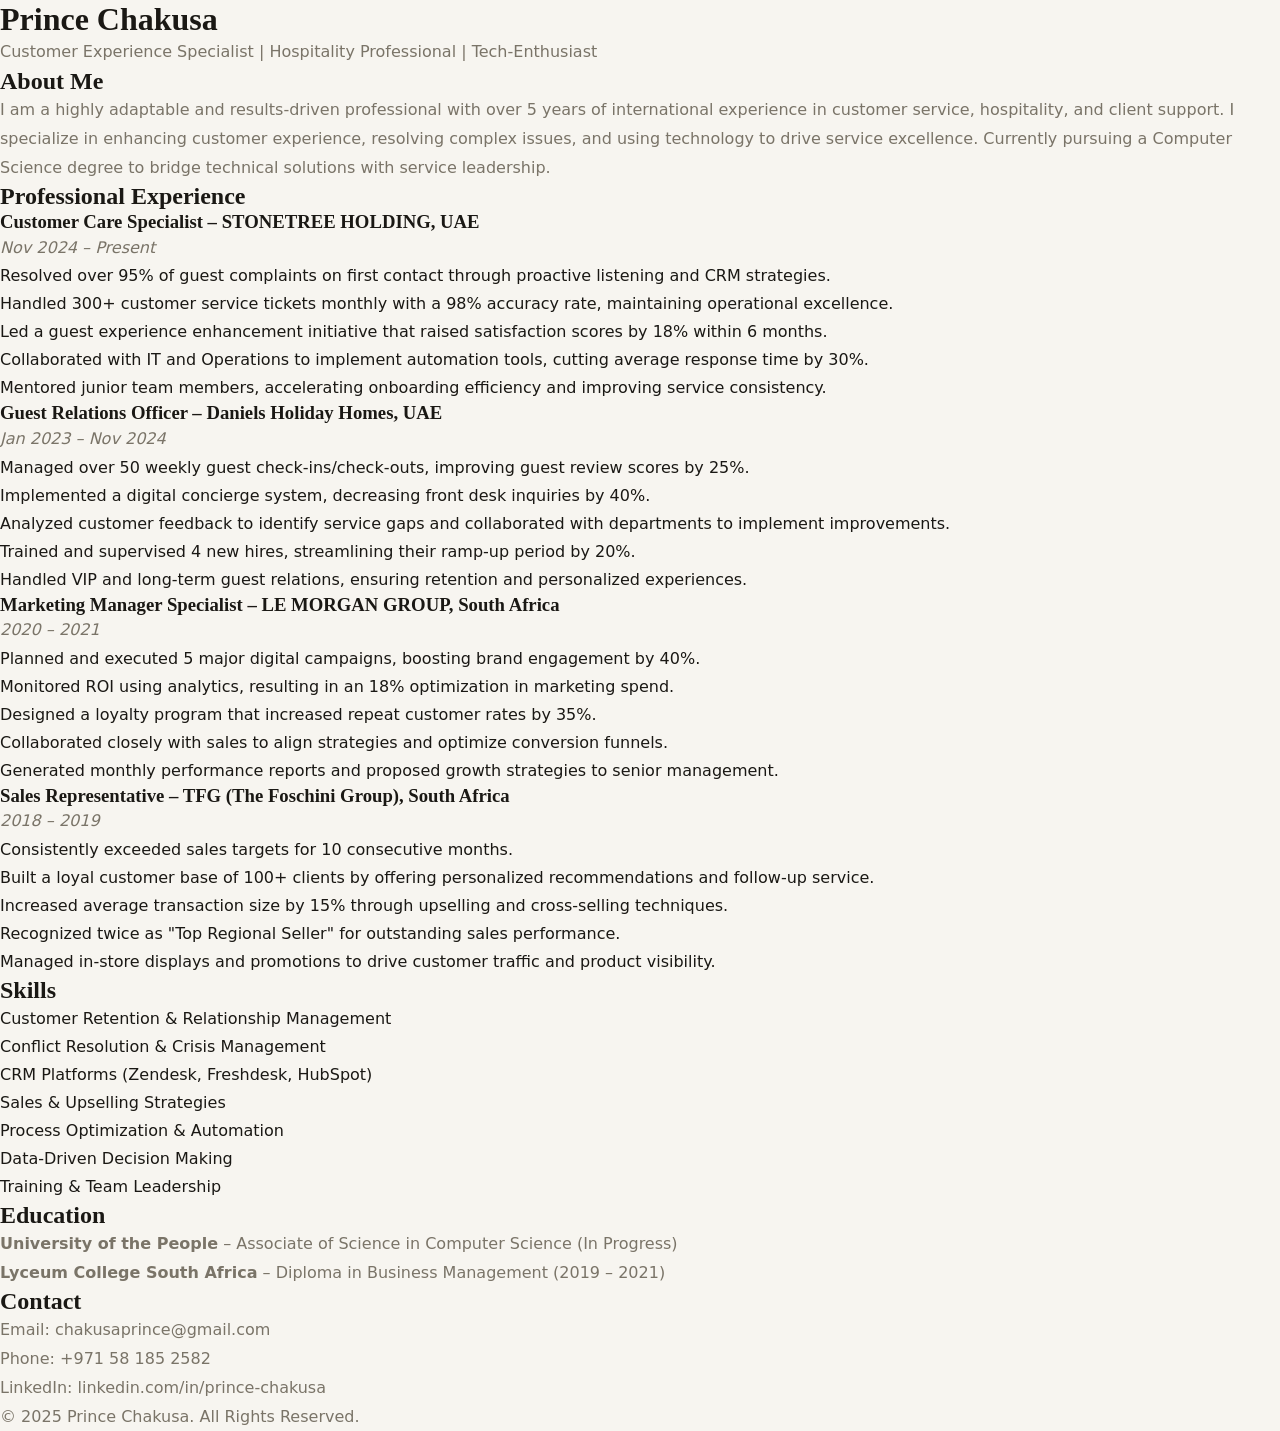
<file: Portfolio GitHub .html>
<!DOCTYPE html>
<html lang="en">
<head>
  <meta charset="UTF-8" />
  <meta name="viewport" content="width=device-width, initial-scale=1.0"/>
  <title>Prince Chakusa | Portfolio</title>
  <link rel="stylesheet" href="style.css" />
</head>
<body>
  <header>
    <h1>Prince Chakusa</h1>
    <p>Customer Experience Specialist | Hospitality Professional | Tech-Enthusiast</p>
  </header>

  <section id="about">
    <h2>About Me</h2>
    <p>
      I am a highly adaptable and results-driven professional with over 5 years of international experience
      in customer service, hospitality, and client support. I specialize in enhancing customer experience, resolving
      complex issues, and using technology to drive service excellence. Currently pursuing a Computer Science degree
      to bridge technical solutions with service leadership.
    </p>
  </section>

  <section id="experience">
    <h2>Professional Experience</h2>

    <h3>Customer Care Specialist – STONETREE HOLDING, UAE</h3>
    <p><em>Nov 2024 – Present</em></p>
    <ul>
      <li>Resolved over 95% of guest complaints on first contact through proactive listening and CRM strategies.</li>
      <li>Handled 300+ customer service tickets monthly with a 98% accuracy rate, maintaining operational excellence.</li>
      <li>Led a guest experience enhancement initiative that raised satisfaction scores by 18% within 6 months.</li>
      <li>Collaborated with IT and Operations to implement automation tools, cutting average response time by 30%.</li>
      <li>Mentored junior team members, accelerating onboarding efficiency and improving service consistency.</li>
    </ul>

    <h3>Guest Relations Officer – Daniels Holiday Homes, UAE</h3>
    <p><em>Jan 2023 – Nov 2024</em></p>
    <ul>
      <li>Managed over 50 weekly guest check-ins/check-outs, improving guest review scores by 25%.</li>
      <li>Implemented a digital concierge system, decreasing front desk inquiries by 40%.</li>
      <li>Analyzed customer feedback to identify service gaps and collaborated with departments to implement improvements.</li>
      <li>Trained and supervised 4 new hires, streamlining their ramp-up period by 20%.</li>
      <li>Handled VIP and long-term guest relations, ensuring retention and personalized experiences.</li>
    </ul>

    <h3>Marketing Manager Specialist – LE MORGAN GROUP, South Africa</h3>
    <p><em>2020 – 2021</em></p>
    <ul>
      <li>Planned and executed 5 major digital campaigns, boosting brand engagement by 40%.</li>
      <li>Monitored ROI using analytics, resulting in an 18% optimization in marketing spend.</li>
      <li>Designed a loyalty program that increased repeat customer rates by 35%.</li>
      <li>Collaborated closely with sales to align strategies and optimize conversion funnels.</li>
      <li>Generated monthly performance reports and proposed growth strategies to senior management.</li>
    </ul>

    <h3>Sales Representative – TFG (The Foschini Group), South Africa</h3>
    <p><em>2018 – 2019</em></p>
    <ul>
      <li>Consistently exceeded sales targets for 10 consecutive months.</li>
      <li>Built a loyal customer base of 100+ clients by offering personalized recommendations and follow-up service.</li>
      <li>Increased average transaction size by 15% through upselling and cross-selling techniques.</li>
      <li>Recognized twice as "Top Regional Seller" for outstanding sales performance.</li>
      <li>Managed in-store displays and promotions to drive customer traffic and product visibility.</li>
    </ul>
  </section>

  <section id="skills">
    <h2>Skills</h2>
    <ul>
      <li>Customer Retention & Relationship Management</li>
      <li>Conflict Resolution & Crisis Management</li>
      <li>CRM Platforms (Zendesk, Freshdesk, HubSpot)</li>
      <li>Sales & Upselling Strategies</li>
      <li>Process Optimization & Automation</li>
      <li>Data-Driven Decision Making</li>
      <li>Training & Team Leadership</li>
    </ul>
  </section>

  <section id="education">
    <h2>Education</h2>
    <p><strong>University of the People</strong> – Associate of Science in Computer Science (In Progress)</p>
    <p><strong>Lyceum College South Africa</strong> – Diploma in Business Management (2019 – 2021)</p>
  </section>

  <section id="contact">
    <h2>Contact</h2>
    <p>Email: <a href="mailto:chakusaprince@gmail.com">chakusaprince@gmail.com</a></p>
    <p>Phone: <a href="tel:+971581852582">+971 58 185 2582</a></p>
    <p>LinkedIn: <a href="https://linkedin.com/in/prince-chakusa-44430230a" target="_blank">linkedin.com/in/prince-chakusa</a></p>
  </section>

  <footer>
    <p>© 2025 Prince Chakusa. All Rights Reserved.</p>
  </footer>
</body>
</html>
</file>
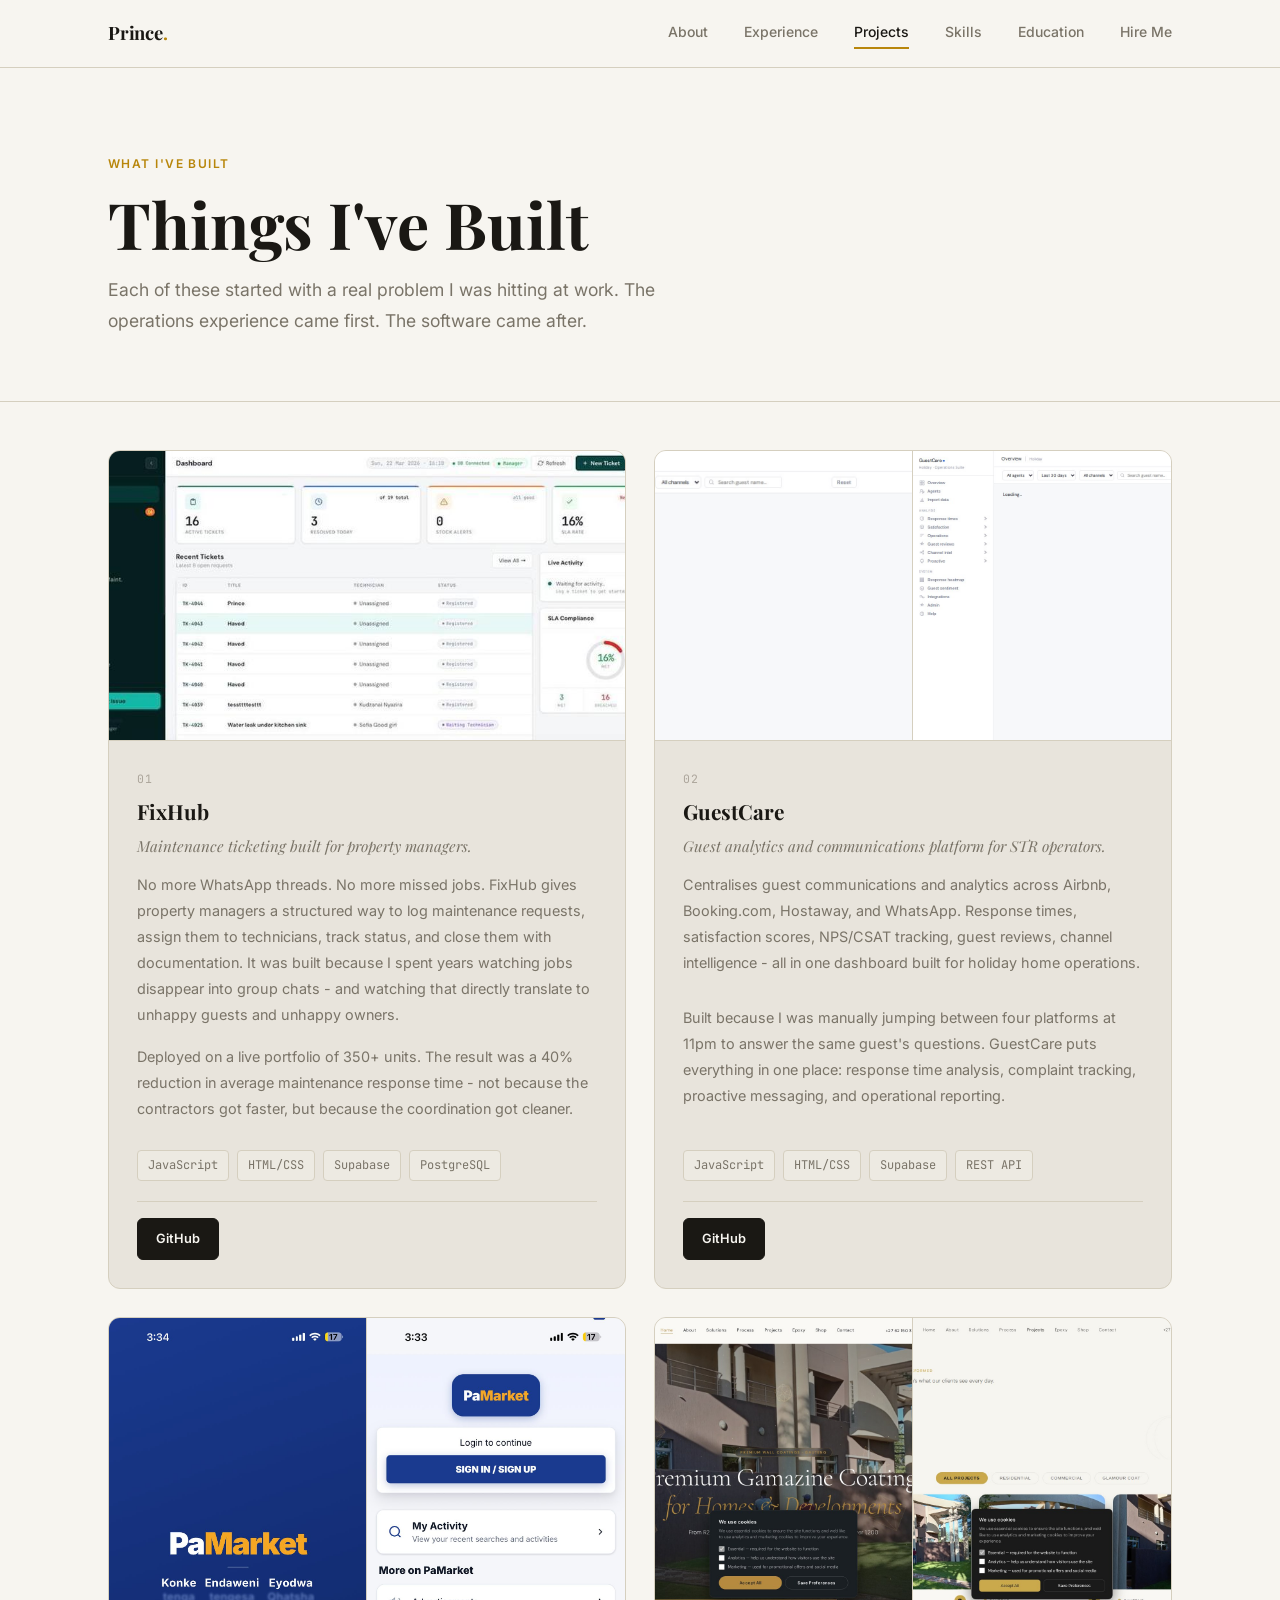
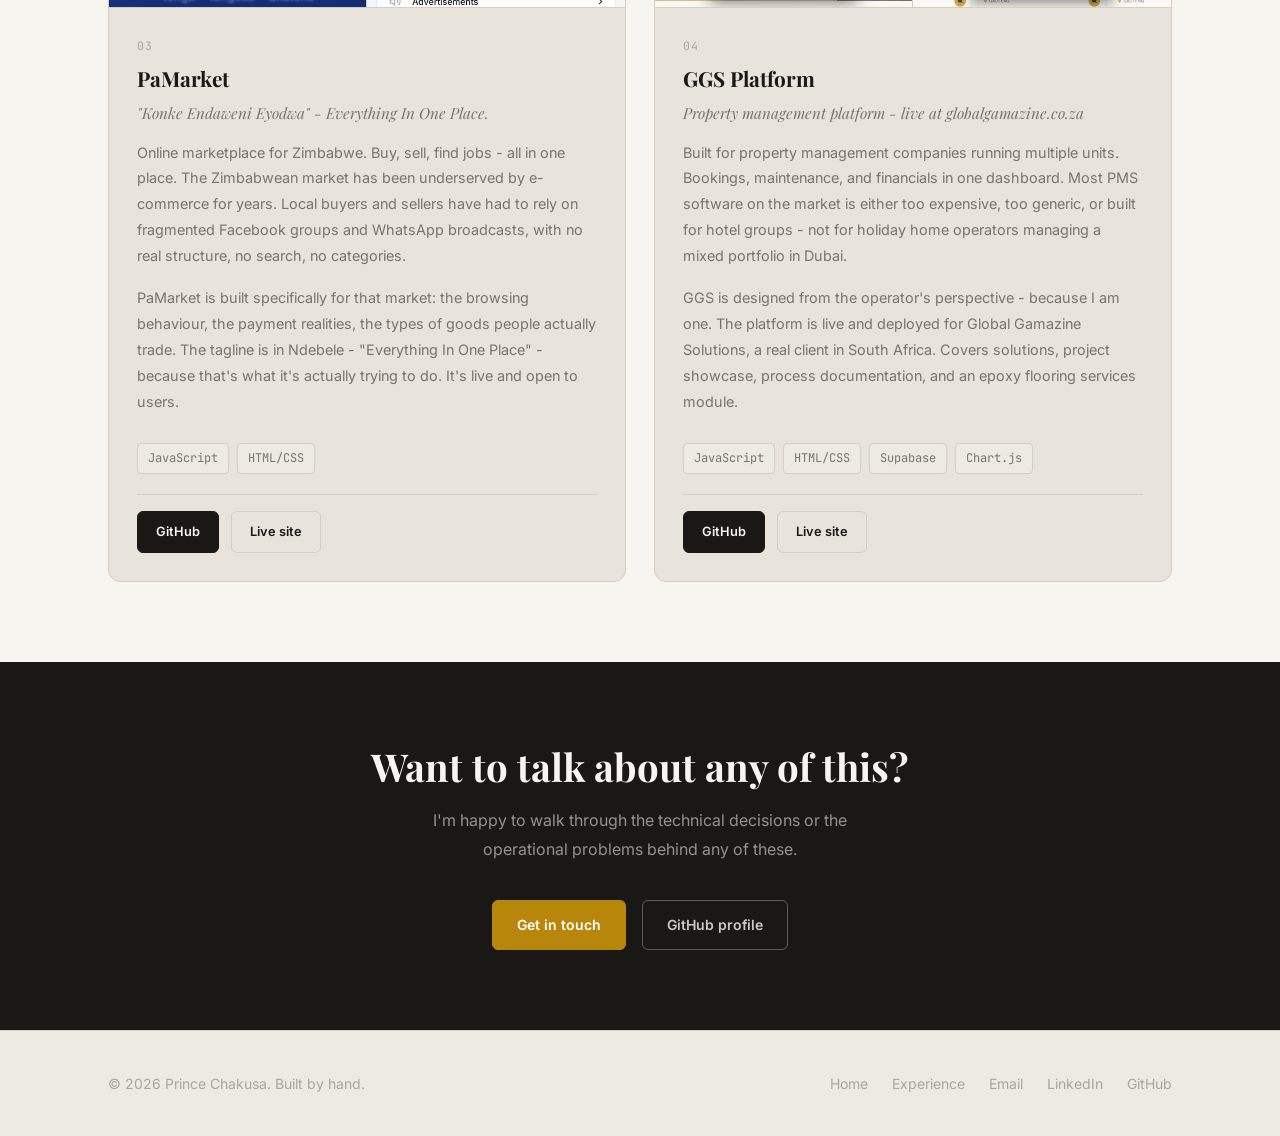
<file: projects.html>
<!DOCTYPE html>
<html lang="en">
<head>
  <meta charset="UTF-8" />
  <meta name="viewport" content="width=device-width, initial-scale=1" />
  <title>Projects - Prince Chakusa</title>
  <meta name="description" content="Software built by Prince Chakusa - FixHub maintenance ticketing, GuestCare guest communications, GGS property management platform, and PaMarket marketplace for Zimbabwe." />
  <link rel="preconnect" href="https://fonts.googleapis.com" />
  <link rel="preconnect" href="https://fonts.gstatic.com" crossorigin />
  <link href="https://fonts.googleapis.com/css2?family=Playfair+Display:ital,wght@0,400;0,700;1,400&family=Inter:wght@400;500;600&family=JetBrains+Mono:wght@400;600&display=swap" rel="stylesheet" />
  <link rel="stylesheet" href="style.css" />
</head>
<body>

<!-- NAV -->
<nav class="nav" id="nav">
  <div class="nav__inner">
    <a href="index.html" class="nav__logo">Prince<span>.</span></a>
    <div class="nav__links">
      <a href="about.html">About</a>
      <a href="experience.html">Experience</a>
      <a href="projects.html" class="active">Projects</a>
      <a href="skills.html">Skills</a>
      <a href="education.html">Education</a>
      <a href="contact.html">Hire Me</a>
    </div>
    <button class="nav__burger" id="burger" aria-label="Open menu">
      <span></span><span></span><span></span>
    </button>
  </div>
</nav>
<div class="nav__mobile" id="mobileNav">
  <a href="about.html">About</a>
  <a href="experience.html">Experience</a>
  <a href="projects.html" class="active">Projects</a>
  <a href="skills.html">Skills</a>
  <a href="education.html">Education</a>
  <a href="contact.html">Hire Me</a>
</div>

<!-- PAGE HERO -->
<div class="page-hero">
  <div class="container">
    <p class="eyebrow reveal">What I've built</p>
    <h1 class="page-hero__title reveal reveal-delay-1">Things I've Built</h1>
    <p class="page-hero__sub reveal reveal-delay-2">Each of these started with a real problem I was hitting at work. The operations experience came first. The software came after.</p>
  </div>
</div>

<!-- PROJECTS GRID -->
<section class="section">
  <div class="container">
    <div class="projects-full-grid">

      <!-- FixHub -->
      <div class="project-full-card reveal">
        <img src="assets/fixhub-dashboard.jpg" alt="FixHub maintenance dashboard" class="project-full-card__img" />
        <div class="project-full-card__body">
          <span class="project-full-card__number">01</span>
          <h2 class="project-full-card__title">FixHub</h2>
          <p class="project-full-card__tagline">Maintenance ticketing built for property managers.</p>
          <p class="project-full-card__desc">
            No more WhatsApp threads. No more missed jobs. FixHub gives property managers a structured way to log maintenance requests, assign them to technicians, track status, and close them with documentation. It was built because I spent years watching jobs disappear into group chats - and watching that directly translate to unhappy guests and unhappy owners.
          </p>
          <p class="project-full-card__desc">
            Deployed on a live portfolio of 350+ units. The result was a 40% reduction in average maintenance response time - not because the contractors got faster, but because the coordination got cleaner.
          </p>
          <div class="chips">
            <span class="chip">JavaScript</span>
            <span class="chip">HTML/CSS</span>
            <span class="chip">Supabase</span>
            <span class="chip">PostgreSQL</span>
          </div>
          <div class="project-full-card__links">
            <a href="https://github.com/princechakusa/fixhub-backend" target="_blank" class="btn btn-dark" style="font-size: 0.8rem; padding: 9px 18px;">GitHub</a>
          </div>
        </div>
      </div>

      <!-- GuestCare -->
      <div class="project-full-card reveal reveal-delay-1">
        <div class="project-full-card__multi-img">
          <img src="assets/guestcare-dashboard.jpg" alt="GuestCare dashboard overview" />
          <img src="assets/guestcare-sidebar.jpg" alt="GuestCare navigation sidebar" />
        </div>
        <div class="project-full-card__body">
          <span class="project-full-card__number">02</span>
          <h2 class="project-full-card__title">GuestCare</h2>
          <p class="project-full-card__tagline">Guest analytics and communications platform for STR operators.</p>
          <p class="project-full-card__desc">
            Centralises guest communications and analytics across Airbnb, Booking.com, Hostaway, and WhatsApp. Response times, satisfaction scores, NPS/CSAT tracking, guest reviews, channel intelligence - all in one dashboard built for holiday home operations.
          </p>
          <p class="project-full-card__desc">
            Built because I was manually jumping between four platforms at 11pm to answer the same guest's questions. GuestCare puts everything in one place: response time analysis, complaint tracking, proactive messaging, and operational reporting.
          </p>
          <div class="chips">
            <span class="chip">JavaScript</span>
            <span class="chip">HTML/CSS</span>
            <span class="chip">Supabase</span>
            <span class="chip">REST API</span>
          </div>
          <div class="project-full-card__links">
            <a href="https://github.com/princechakusa/Guestcare" target="_blank" class="btn btn-dark" style="font-size: 0.8rem; padding: 9px 18px;">GitHub</a>
          </div>
        </div>
      </div>

      <!-- PaMarket -->
      <div class="project-full-card reveal">
        <div class="project-full-card__multi-img">
          <img src="assets/pamarket-splash.jpg" alt="PaMarket splash screen" />
          <img src="assets/pamarket-account.jpg" alt="PaMarket account screen" />
        </div>
        <div class="project-full-card__body">
          <span class="project-full-card__number">03</span>
          <h2 class="project-full-card__title">PaMarket</h2>
          <p class="project-full-card__tagline">"Konke Endaweni Eyodwa" - Everything In One Place.</p>
          <p class="project-full-card__desc">
            Online marketplace for Zimbabwe. Buy, sell, find jobs - all in one place. The Zimbabwean market has been underserved by e-commerce for years. Local buyers and sellers have had to rely on fragmented Facebook groups and WhatsApp broadcasts, with no real structure, no search, no categories.
          </p>
          <p class="project-full-card__desc">
            PaMarket is built specifically for that market: the browsing behaviour, the payment realities, the types of goods people actually trade. The tagline is in Ndebele - "Everything In One Place" - because that's what it's actually trying to do. It's live and open to users.
          </p>
          <div class="chips">
            <span class="chip">JavaScript</span>
            <span class="chip">HTML/CSS</span>
          </div>
          <div class="project-full-card__links">
            <a href="https://github.com/princechakusa/PaMarket" target="_blank" class="btn btn-dark" style="font-size: 0.8rem; padding: 9px 18px;">GitHub</a>
            <a href="https://princechakusa.github.io/PaMarket/" target="_blank" class="btn btn-outline" style="font-size: 0.8rem; padding: 9px 18px;">Live site</a>
          </div>
        </div>
      </div>

      <!-- GGS Platform -->
      <div class="project-full-card reveal reveal-delay-1">
        <div class="project-full-card__multi-img">
          <img src="assets/ggs-hero.jpg" alt="GGS platform homepage" />
          <img src="assets/ggs-projects.jpg" alt="GGS platform projects section" />
        </div>
        <div class="project-full-card__body">
          <span class="project-full-card__number">04</span>
          <h2 class="project-full-card__title">GGS Platform</h2>
          <p class="project-full-card__tagline">Property management platform - live at globalgamazine.co.za</p>
          <p class="project-full-card__desc">
            Built for property management companies running multiple units. Bookings, maintenance, and financials in one dashboard. Most PMS software on the market is either too expensive, too generic, or built for hotel groups - not for holiday home operators managing a mixed portfolio in Dubai.
          </p>
          <p class="project-full-card__desc">
            GGS is designed from the operator's perspective - because I am one. The platform is live and deployed for Global Gamazine Solutions, a real client in South Africa. Covers solutions, project showcase, process documentation, and an epoxy flooring services module.
          </p>
          <div class="chips">
            <span class="chip">JavaScript</span>
            <span class="chip">HTML/CSS</span>
            <span class="chip">Supabase</span>
            <span class="chip">Chart.js</span>
          </div>
          <div class="project-full-card__links">
            <a href="https://github.com/princechakusa/ggs-v3-platform" target="_blank" class="btn btn-dark" style="font-size: 0.8rem; padding: 9px 18px;">GitHub</a>
            <a href="https://globalgamazine.co.za" target="_blank" class="btn btn-outline" style="font-size: 0.8rem; padding: 9px 18px;">Live site</a>
          </div>
        </div>
      </div>

    </div>
  </div>
</section>

<!-- CTA -->
<div class="cta-strip">
  <div class="container">
    <h2 class="cta-strip__title reveal">Want to talk about any of this?</h2>
    <p class="cta-strip__sub reveal reveal-delay-1">I'm happy to walk through the technical decisions or the operational problems behind any of these.</p>
    <div class="cta-strip__actions reveal reveal-delay-2">
      <a href="contact.html" class="btn btn-gold">Get in touch</a>
      <a href="https://github.com/princechakusa" target="_blank" class="btn btn-outline" style="border-color: rgba(247,245,240,0.3); color: rgba(247,245,240,0.8);">GitHub profile</a>
    </div>
  </div>
</div>

<!-- FOOTER -->
<footer class="footer">
  <div class="container">
    <div class="footer__inner">
      <p class="footer__copy">&copy; <span id="yr"></span> Prince Chakusa. Built by hand.</p>
      <div class="footer__links">
        <a href="index.html">Home</a>
        <a href="experience.html">Experience</a>
        <a href="mailto:chakusaprince@gmail.com">Email</a>
        <a href="https://linkedin.com/in/princechakusa" target="_blank">LinkedIn</a>
        <a href="https://github.com/princechakusa" target="_blank">GitHub</a>
      </div>
    </div>
  </div>
</footer>

<script>
  document.getElementById('yr').textContent = new Date().getFullYear();

  const burger = document.getElementById('burger');
  const mobileNav = document.getElementById('mobileNav');
  burger.addEventListener('click', () => {
    burger.classList.toggle('open');
    mobileNav.classList.toggle('open');
  });
  mobileNav.querySelectorAll('a').forEach(a => {
    a.addEventListener('click', () => {
      burger.classList.remove('open');
      mobileNav.classList.remove('open');
    });
  });

  const revealEls = document.querySelectorAll('.reveal');
  const observer = new IntersectionObserver((entries) => {
    entries.forEach(entry => {
      if (entry.isIntersecting) {
        entry.target.classList.add('revealed');
        observer.unobserve(entry.target);
      }
    });
  }, { threshold: 0.08 });
  revealEls.forEach(el => observer.observe(el));
</script>
</body>
</html>
</file>
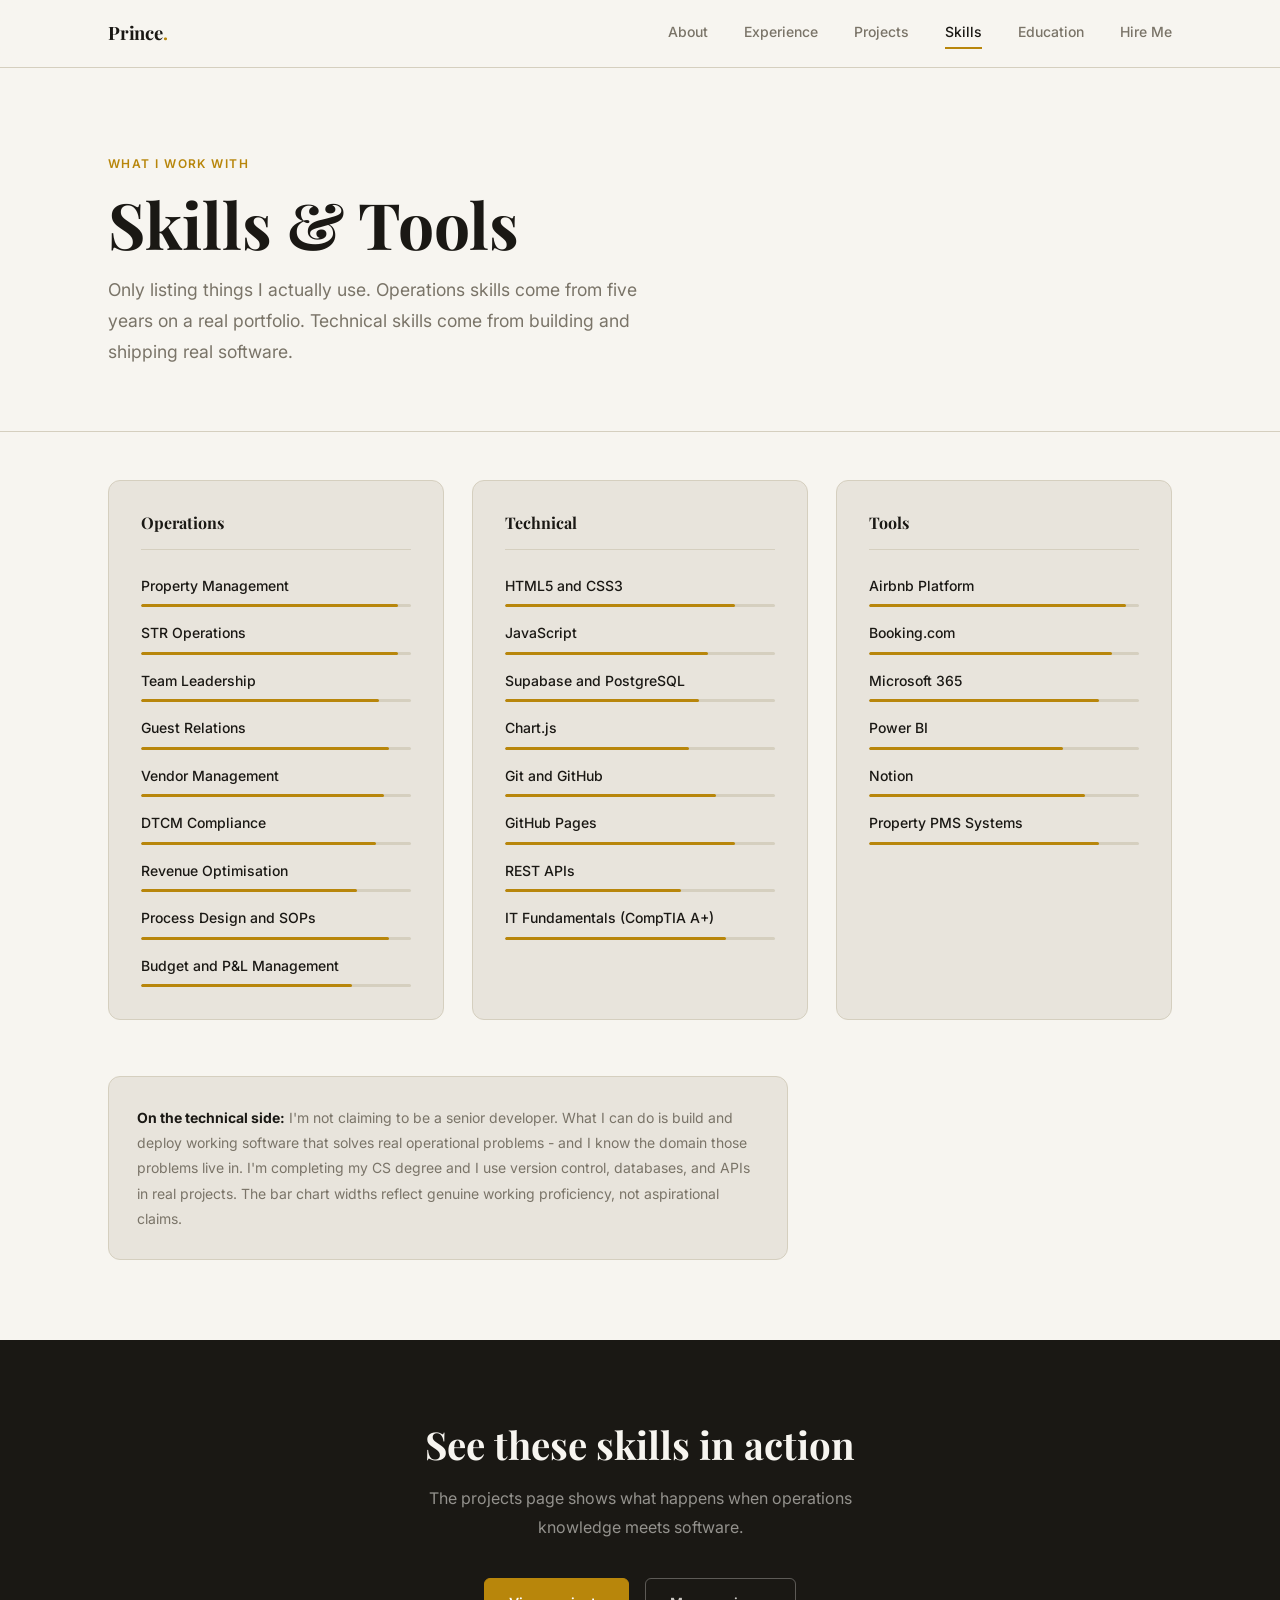
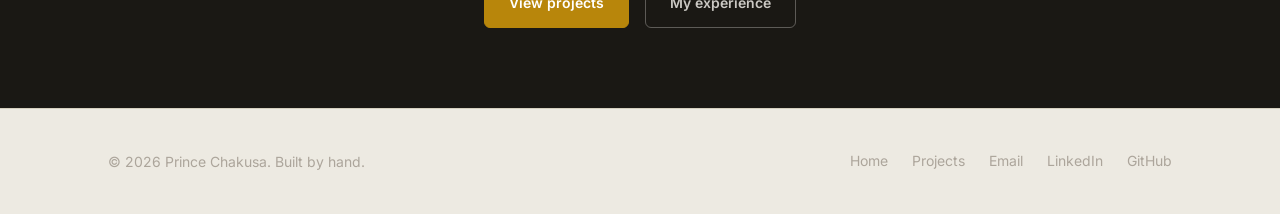
<file: skills.html>
<!DOCTYPE html>
<html lang="en">
<head>
  <meta charset="UTF-8" />
  <meta name="viewport" content="width=device-width, initial-scale=1" />
  <title>Skills - Prince Chakusa</title>
  <meta name="description" content="Prince Chakusa's skills across operations, property management, software development, and tools used daily in a 350+ unit Dubai holiday home portfolio." />
  <link rel="preconnect" href="https://fonts.googleapis.com" />
  <link rel="preconnect" href="https://fonts.gstatic.com" crossorigin />
  <link href="https://fonts.googleapis.com/css2?family=Playfair+Display:ital,wght@0,400;0,700;1,400&family=Inter:wght@400;500;600&family=JetBrains+Mono:wght@400;600&display=swap" rel="stylesheet" />
  <link rel="stylesheet" href="style.css" />
</head>
<body>

<!-- NAV -->
<nav class="nav" id="nav">
  <div class="nav__inner">
    <a href="index.html" class="nav__logo">Prince<span>.</span></a>
    <div class="nav__links">
      <a href="about.html">About</a>
      <a href="experience.html">Experience</a>
      <a href="projects.html">Projects</a>
      <a href="skills.html" class="active">Skills</a>
      <a href="education.html">Education</a>
      <a href="contact.html">Hire Me</a>
    </div>
    <button class="nav__burger" id="burger" aria-label="Open menu">
      <span></span><span></span><span></span>
    </button>
  </div>
</nav>
<div class="nav__mobile" id="mobileNav">
  <a href="about.html">About</a>
  <a href="experience.html">Experience</a>
  <a href="projects.html">Projects</a>
  <a href="skills.html" class="active">Skills</a>
  <a href="education.html">Education</a>
  <a href="contact.html">Hire Me</a>
</div>

<!-- PAGE HERO -->
<div class="page-hero">
  <div class="container">
    <p class="eyebrow reveal">What I work with</p>
    <h1 class="page-hero__title reveal reveal-delay-1">Skills &amp; Tools</h1>
    <p class="page-hero__sub reveal reveal-delay-2">Only listing things I actually use. Operations skills come from five years on a real portfolio. Technical skills come from building and shipping real software.</p>
  </div>
</div>

<!-- SKILLS GRID -->
<section class="section">
  <div class="container">
    <div class="skills-grid">

      <!-- Operations -->
      <div class="skill-group reveal">
        <h3 class="skill-group__title">Operations</h3>
        <div class="skill-list">
          <div class="skill-item">
            <span class="skill-item__name">Property Management</span>
            <div class="skill-item__bar"><div class="skill-item__fill" style="width: 95%"></div></div>
          </div>
          <div class="skill-item">
            <span class="skill-item__name">STR Operations</span>
            <div class="skill-item__bar"><div class="skill-item__fill" style="width: 95%"></div></div>
          </div>
          <div class="skill-item">
            <span class="skill-item__name">Team Leadership</span>
            <div class="skill-item__bar"><div class="skill-item__fill" style="width: 88%"></div></div>
          </div>
          <div class="skill-item">
            <span class="skill-item__name">Guest Relations</span>
            <div class="skill-item__bar"><div class="skill-item__fill" style="width: 92%"></div></div>
          </div>
          <div class="skill-item">
            <span class="skill-item__name">Vendor Management</span>
            <div class="skill-item__bar"><div class="skill-item__fill" style="width: 90%"></div></div>
          </div>
          <div class="skill-item">
            <span class="skill-item__name">DTCM Compliance</span>
            <div class="skill-item__bar"><div class="skill-item__fill" style="width: 87%"></div></div>
          </div>
          <div class="skill-item">
            <span class="skill-item__name">Revenue Optimisation</span>
            <div class="skill-item__bar"><div class="skill-item__fill" style="width: 80%"></div></div>
          </div>
          <div class="skill-item">
            <span class="skill-item__name">Process Design and SOPs</span>
            <div class="skill-item__bar"><div class="skill-item__fill" style="width: 92%"></div></div>
          </div>
          <div class="skill-item">
            <span class="skill-item__name">Budget and P&amp;L Management</span>
            <div class="skill-item__bar"><div class="skill-item__fill" style="width: 78%"></div></div>
          </div>
        </div>
      </div>

      <!-- Technical -->
      <div class="skill-group reveal reveal-delay-1">
        <h3 class="skill-group__title">Technical</h3>
        <div class="skill-list">
          <div class="skill-item">
            <span class="skill-item__name">HTML5 and CSS3</span>
            <div class="skill-item__bar"><div class="skill-item__fill" style="width: 85%"></div></div>
          </div>
          <div class="skill-item">
            <span class="skill-item__name">JavaScript</span>
            <div class="skill-item__bar"><div class="skill-item__fill" style="width: 75%"></div></div>
          </div>
          <div class="skill-item">
            <span class="skill-item__name">Supabase and PostgreSQL</span>
            <div class="skill-item__bar"><div class="skill-item__fill" style="width: 72%"></div></div>
          </div>
          <div class="skill-item">
            <span class="skill-item__name">Chart.js</span>
            <div class="skill-item__bar"><div class="skill-item__fill" style="width: 68%"></div></div>
          </div>
          <div class="skill-item">
            <span class="skill-item__name">Git and GitHub</span>
            <div class="skill-item__bar"><div class="skill-item__fill" style="width: 78%"></div></div>
          </div>
          <div class="skill-item">
            <span class="skill-item__name">GitHub Pages</span>
            <div class="skill-item__bar"><div class="skill-item__fill" style="width: 85%"></div></div>
          </div>
          <div class="skill-item">
            <span class="skill-item__name">REST APIs</span>
            <div class="skill-item__bar"><div class="skill-item__fill" style="width: 65%"></div></div>
          </div>
          <div class="skill-item">
            <span class="skill-item__name">IT Fundamentals (CompTIA A+)</span>
            <div class="skill-item__bar"><div class="skill-item__fill" style="width: 82%"></div></div>
          </div>
        </div>
      </div>

      <!-- Tools -->
      <div class="skill-group reveal reveal-delay-2">
        <h3 class="skill-group__title">Tools</h3>
        <div class="skill-list">
          <div class="skill-item">
            <span class="skill-item__name">Airbnb Platform</span>
            <div class="skill-item__bar"><div class="skill-item__fill" style="width: 95%"></div></div>
          </div>
          <div class="skill-item">
            <span class="skill-item__name">Booking.com</span>
            <div class="skill-item__bar"><div class="skill-item__fill" style="width: 90%"></div></div>
          </div>
          <div class="skill-item">
            <span class="skill-item__name">Microsoft 365</span>
            <div class="skill-item__bar"><div class="skill-item__fill" style="width: 85%"></div></div>
          </div>
          <div class="skill-item">
            <span class="skill-item__name">Power BI</span>
            <div class="skill-item__bar"><div class="skill-item__fill" style="width: 72%"></div></div>
          </div>
          <div class="skill-item">
            <span class="skill-item__name">Notion</span>
            <div class="skill-item__bar"><div class="skill-item__fill" style="width: 80%"></div></div>
          </div>
          <div class="skill-item">
            <span class="skill-item__name">Property PMS Systems</span>
            <div class="skill-item__bar"><div class="skill-item__fill" style="width: 85%"></div></div>
          </div>
        </div>
      </div>

    </div>

    <!-- Note -->
    <div class="reveal" style="margin-top: 56px; padding: 28px; background: var(--panel); border: 1px solid var(--border); border-radius: var(--radius-lg); max-width: 680px;">
      <p style="font-size: 0.875rem; color: var(--muted); line-height: 1.8; margin: 0;">
        <strong style="color: var(--ink);">On the technical side:</strong> I'm not claiming to be a senior developer. What I can do is build and deploy working software that solves real operational problems - and I know the domain those problems live in. I'm completing my CS degree and I use version control, databases, and APIs in real projects. The bar chart widths reflect genuine working proficiency, not aspirational claims.
      </p>
    </div>

  </div>
</section>

<!-- CTA -->
<div class="cta-strip">
  <div class="container">
    <h2 class="cta-strip__title reveal">See these skills in action</h2>
    <p class="cta-strip__sub reveal reveal-delay-1">The projects page shows what happens when operations knowledge meets software.</p>
    <div class="cta-strip__actions reveal reveal-delay-2">
      <a href="projects.html" class="btn btn-gold">View projects</a>
      <a href="experience.html" class="btn btn-outline" style="border-color: rgba(247,245,240,0.3); color: rgba(247,245,240,0.8);">My experience</a>
    </div>
  </div>
</div>

<!-- FOOTER -->
<footer class="footer">
  <div class="container">
    <div class="footer__inner">
      <p class="footer__copy">&copy; <span id="yr"></span> Prince Chakusa. Built by hand.</p>
      <div class="footer__links">
        <a href="index.html">Home</a>
        <a href="projects.html">Projects</a>
        <a href="mailto:chakusaprince@gmail.com">Email</a>
        <a href="https://linkedin.com/in/princechakusa" target="_blank">LinkedIn</a>
        <a href="https://github.com/princechakusa" target="_blank">GitHub</a>
      </div>
    </div>
  </div>
</footer>

<script>
  document.getElementById('yr').textContent = new Date().getFullYear();

  const burger = document.getElementById('burger');
  const mobileNav = document.getElementById('mobileNav');
  burger.addEventListener('click', () => {
    burger.classList.toggle('open');
    mobileNav.classList.toggle('open');
  });
  mobileNav.querySelectorAll('a').forEach(a => {
    a.addEventListener('click', () => {
      burger.classList.remove('open');
      mobileNav.classList.remove('open');
    });
  });

  const revealEls = document.querySelectorAll('.reveal');
  const observer = new IntersectionObserver((entries) => {
    entries.forEach(entry => {
      if (entry.isIntersecting) {
        entry.target.classList.add('revealed');
        observer.unobserve(entry.target);
      }
    });
  }, { threshold: 0.08 });
  revealEls.forEach(el => observer.observe(el));
</script>
</body>
</html>
</file>
<file: style.css>
/* ============================================================
   PRINCE CHAKUSA PORTFOLIO - SHARED STYLESHEET
   Warm editorial theme
   ============================================================ */

/* ---- Reset ---- */
*,
*::before,
*::after {
  box-sizing: border-box;
  margin: 0;
  padding: 0;
}

html {
  scroll-behavior: smooth;
  -webkit-text-size-adjust: 100%;
}

body {
  overflow-x: hidden;
  -webkit-font-smoothing: antialiased;
  -moz-osx-font-smoothing: grayscale;
}

img {
  display: block;
  max-width: 100%;
  height: auto;
}

a {
  text-decoration: none;
  color: inherit;
}

ul,
ol {
  list-style: none;
}

button {
  font-family: inherit;
  cursor: pointer;
  border: none;
  background: none;
}

/* ---- Design Tokens ---- */
:root {
  --bg:     #F7F5F0;
  --bg2:    #EDEAE2;
  --panel:  #E8E4DC;
  --border: #D5CFBF;
  --ink:    #1A1814;
  --muted:  #7A7468;
  --faint:  #ACA59B;
  --gold:   #B8860B;
  --gold2:  #D4A437;

  --font-serif: "Playfair Display", Georgia, serif;
  --font-sans:  "Inter", system-ui, sans-serif;
  --font-mono:  "JetBrains Mono", "Courier New", monospace;

  --radius:    6px;
  --radius-lg: 12px;
  --t:         0.28s ease;

  --nav-h:           68px;
  --container-w:     1160px;
  --container-narrow: 760px;
}

/* ---- Base ---- */
body {
  font-family: var(--font-sans);
  background: var(--bg);
  color: var(--ink);
  font-size: 16px;
  line-height: 1.75;
}

h1, h2, h3, h4, h5, h6 {
  font-family: var(--font-serif);
  color: var(--ink);
  line-height: 1.2;
}

p {
  color: var(--muted);
  line-height: 1.8;
}

::selection {
  background: rgba(184, 134, 11, 0.2);
  color: var(--ink);
}

::-webkit-scrollbar { width: 8px; }
::-webkit-scrollbar-track { background: var(--bg2); }
::-webkit-scrollbar-thumb { background: var(--border); border-radius: 4px; }
::-webkit-scrollbar-thumb:hover { background: var(--gold); }

/* ============================================================
   NAVIGATION
   ============================================================ */

.nav {
  position: fixed;
  top: 0;
  left: 0;
  right: 0;
  z-index: 100;
  height: var(--nav-h);
  display: flex;
  align-items: center;
  background: rgba(247, 245, 240, 0.94);
  backdrop-filter: blur(12px);
  -webkit-backdrop-filter: blur(12px);
  border-bottom: 1px solid var(--border);
}

.nav__inner {
  width: 100%;
  max-width: var(--container-w);
  margin: 0 auto;
  padding: 0 48px;
  display: flex;
  align-items: center;
  justify-content: space-between;
}

.nav__logo {
  font-family: var(--font-serif);
  font-size: 1.15rem;
  font-weight: 700;
  color: var(--ink);
  letter-spacing: -0.01em;
}

.nav__logo span {
  color: var(--gold);
}

.nav__links {
  display: flex;
  align-items: center;
  gap: 36px;
}

.nav__links a {
  font-size: 0.875rem;
  font-weight: 500;
  color: var(--muted);
  transition: color var(--t);
  position: relative;
  padding-bottom: 2px;
}

.nav__links a::after {
  content: "";
  position: absolute;
  bottom: -2px;
  left: 0;
  width: 0;
  height: 1.5px;
  background: var(--gold);
  transition: width var(--t);
}

.nav__links a:hover {
  color: var(--ink);
}

.nav__links a:hover::after {
  width: 100%;
}

.nav__links a.active {
  color: var(--ink);
}

.nav__links a.active::after {
  width: 100%;
}

/* Hamburger */
.nav__burger {
  display: none;
  flex-direction: column;
  gap: 5px;
  padding: 6px;
  cursor: pointer;
  background: none;
  border: none;
}

.nav__burger span {
  display: block;
  width: 22px;
  height: 2px;
  background: var(--ink);
  border-radius: 2px;
  transition: transform var(--t), opacity var(--t);
}

.nav__burger.open span:nth-child(1) { transform: translateY(7px) rotate(45deg); }
.nav__burger.open span:nth-child(2) { opacity: 0; }
.nav__burger.open span:nth-child(3) { transform: translateY(-7px) rotate(-45deg); }

/* Mobile nav drawer */
.nav__mobile {
  display: none;
  position: fixed;
  top: var(--nav-h);
  left: 0;
  right: 0;
  background: var(--bg);
  border-bottom: 1px solid var(--border);
  padding: 24px 48px 32px;
  flex-direction: column;
  gap: 4px;
  z-index: 99;
}

.nav__mobile.open {
  display: flex;
}

.nav__mobile a {
  font-size: 1rem;
  font-weight: 500;
  color: var(--muted);
  padding: 12px 0;
  border-bottom: 1px solid var(--border);
  transition: color var(--t);
}

.nav__mobile a:last-child {
  border-bottom: none;
}

.nav__mobile a:hover,
.nav__mobile a.active {
  color: var(--ink);
}

/* ============================================================
   LAYOUT UTILITIES
   ============================================================ */

.container {
  max-width: var(--container-w);
  margin: 0 auto;
  padding: 0 48px;
}

.container-narrow {
  max-width: var(--container-narrow);
  margin: 0 auto;
  padding: 0 48px;
}

/* ============================================================
   TYPOGRAPHY UTILITIES
   ============================================================ */

.eyebrow {
  display: inline-block;
  font-family: var(--font-sans);
  font-size: 0.75rem;
  font-weight: 600;
  letter-spacing: 0.12em;
  text-transform: uppercase;
  color: var(--gold);
  margin-bottom: 14px;
}

.section-label {
  font-family: var(--font-sans);
  font-size: 0.75rem;
  font-weight: 600;
  letter-spacing: 0.1em;
  text-transform: uppercase;
  color: var(--faint);
}

.page-hero {
  padding-top: calc(var(--nav-h) + 80px);
  padding-bottom: 64px;
  border-bottom: 1px solid var(--border);
  margin-bottom: 0;
}

.page-hero__title {
  font-size: clamp(2.5rem, 5vw, 4rem);
  font-weight: 700;
  color: var(--ink);
  line-height: 1.1;
  margin-bottom: 16px;
}

.page-hero__sub {
  font-size: 1.1rem;
  color: var(--muted);
  max-width: 560px;
  line-height: 1.75;
  margin: 0;
}

/* ============================================================
   BUTTONS
   ============================================================ */

.btn {
  display: inline-flex;
  align-items: center;
  gap: 8px;
  padding: 12px 24px;
  border-radius: var(--radius);
  font-family: var(--font-sans);
  font-size: 0.875rem;
  font-weight: 600;
  cursor: pointer;
  transition: all var(--t);
  text-decoration: none;
  border: 1.5px solid transparent;
}

.btn-dark {
  background: var(--ink);
  color: var(--bg);
  border-color: var(--ink);
}

.btn-dark:hover {
  background: #2d2a25;
  border-color: #2d2a25;
  transform: translateY(-1px);
}

.btn-outline {
  background: transparent;
  color: var(--ink);
  border-color: var(--border);
}

.btn-outline:hover {
  border-color: var(--ink);
  background: var(--panel);
  transform: translateY(-1px);
}

.btn-gold {
  background: var(--gold);
  color: #fff;
  border-color: var(--gold);
}

.btn-gold:hover {
  background: var(--gold2);
  border-color: var(--gold2);
  transform: translateY(-1px);
}

/* ============================================================
   CARDS
   ============================================================ */

.card {
  background: var(--panel);
  border: 1px solid var(--border);
  border-radius: var(--radius-lg);
  overflow: hidden;
  transition: transform var(--t), box-shadow var(--t);
}

.card:hover {
  transform: translateY(-3px);
  box-shadow: 0 12px 40px rgba(26, 24, 20, 0.08);
}

.card__body {
  padding: 28px;
}

.card__img {
  width: 100%;
  aspect-ratio: 16 / 9;
  object-fit: cover;
  background: var(--bg2);
  border-bottom: 1px solid var(--border);
}

.card__img-placeholder {
  width: 100%;
  aspect-ratio: 16 / 9;
  background: var(--bg2);
  display: flex;
  align-items: center;
  justify-content: center;
  border-bottom: 1px solid var(--border);
}

.card__img-placeholder span {
  font-family: var(--font-mono);
  font-size: 0.75rem;
  color: var(--faint);
  letter-spacing: 0.05em;
}

/* ============================================================
   CHIPS / TAGS
   ============================================================ */

.chips {
  display: flex;
  flex-wrap: wrap;
  gap: 8px;
  margin-top: 12px;
}

.chip {
  display: inline-block;
  padding: 4px 10px;
  background: var(--bg2);
  border: 1px solid var(--border);
  border-radius: 4px;
  font-family: var(--font-mono);
  font-size: 0.75rem;
  color: var(--muted);
}

.chip--gold {
  background: rgba(184, 134, 11, 0.08);
  border-color: rgba(184, 134, 11, 0.25);
  color: var(--gold);
}

/* ============================================================
   DIVIDER
   ============================================================ */

.divider {
  border: none;
  border-top: 1px solid var(--border);
  margin: 64px 0;
}

/* ============================================================
   SECTION SPACING
   ============================================================ */

.section {
  padding: 80px 0;
}

.page-hero + .section,
.page-hero + .section--alt {
  padding-top: 48px;
}

.section--alt {
  background: var(--bg2);
}

.section--panel {
  background: var(--panel);
}

.section__header {
  margin-bottom: 48px;
}

.section__title {
  font-size: clamp(1.75rem, 3vw, 2.25rem);
  font-weight: 700;
  color: var(--ink);
  line-height: 1.2;
  margin-bottom: 12px;
}

/* ============================================================
   REVEAL ANIMATIONS
   ============================================================ */

.reveal {
  opacity: 0;
  transform: translateY(20px);
  transition: opacity 0.55s ease, transform 0.55s ease;
}

.reveal.revealed {
  opacity: 1;
  transform: translateY(0);
}

.reveal-delay-1 { transition-delay: 0.1s; }
.reveal-delay-2 { transition-delay: 0.2s; }
.reveal-delay-3 { transition-delay: 0.3s; }
.reveal-delay-4 { transition-delay: 0.4s; }

/* ============================================================
   FOOTER
   ============================================================ */

.footer {
  background: var(--bg2);
  border-top: 1px solid var(--border);
  padding: 40px 0;
}

.footer__inner {
  display: flex;
  align-items: center;
  justify-content: space-between;
  gap: 20px;
  flex-wrap: wrap;
}

.footer__copy {
  font-size: 0.875rem;
  color: var(--faint);
}

.footer__links {
  display: flex;
  gap: 24px;
}

.footer__links a {
  font-size: 0.875rem;
  color: var(--faint);
  transition: color var(--t);
}

.footer__links a:hover {
  color: var(--ink);
}

/* ============================================================
   INDEX: HERO
   ============================================================ */

.hero {
  padding-top: calc(var(--nav-h) + 80px);
  padding-bottom: 80px;
}

.hero__grid {
  display: grid;
  grid-template-columns: 1fr 400px;
  gap: 64px;
  align-items: center;
}

.hero__headline {
  font-size: clamp(2.4rem, 4.5vw, 3.6rem);
  font-weight: 700;
  color: var(--ink);
  line-height: 1.1;
  margin-bottom: 24px;
}

.hero__sub {
  font-size: 1.05rem;
  color: var(--muted);
  line-height: 1.85;
  max-width: 520px;
  margin-bottom: 36px;
}

.hero__actions {
  display: flex;
  gap: 16px;
  flex-wrap: wrap;
}

.hero__photo-wrap {
  position: relative;
}

.hero__photo {
  width: 100%;
  border-radius: var(--radius-lg);
  aspect-ratio: 4 / 5;
  object-fit: cover;
  object-position: center top;
  border: 1px solid var(--border);
}

.hero__metrics {
  position: absolute;
  bottom: -20px;
  left: -20px;
  background: var(--ink);
  border-radius: var(--radius-lg);
  padding: 20px 24px;
  display: grid;
  grid-template-columns: 1fr 1fr;
  gap: 16px;
  min-width: 200px;
}

.hero__metric-num {
  display: block;
  font-family: var(--font-serif);
  font-size: 1.4rem;
  font-weight: 700;
  color: var(--gold2);
  line-height: 1;
  margin-bottom: 4px;
}

.hero__metric-label {
  display: block;
  font-size: 0.68rem;
  color: rgba(247, 245, 240, 0.55);
  text-transform: uppercase;
  letter-spacing: 0.07em;
}

/* ============================================================
   INDEX: STATS BAR
   ============================================================ */

.stats-bar {
  background: var(--ink);
  padding: 48px 0;
}

.stats-bar__grid {
  display: grid;
  grid-template-columns: repeat(4, 1fr);
  gap: 0;
}

.stats-bar__item {
  text-align: center;
  padding: 16px 24px;
  border-right: 1px solid rgba(247, 245, 240, 0.1);
}

.stats-bar__item:last-child {
  border-right: none;
}

.stats-bar__num {
  display: block;
  font-family: var(--font-serif);
  font-size: 2.25rem;
  font-weight: 700;
  color: var(--gold2);
  line-height: 1;
  margin-bottom: 10px;
}

.stats-bar__label {
  display: block;
  font-size: 0.8rem;
  color: rgba(247, 245, 240, 0.5);
  text-transform: uppercase;
  letter-spacing: 0.08em;
}

/* ============================================================
   INDEX: WHAT I DO
   ============================================================ */

.what-i-do__grid {
  display: grid;
  grid-template-columns: 1fr 1fr;
  gap: 0;
  border: 1px solid var(--border);
  border-radius: var(--radius-lg);
  overflow: hidden;
}

.what-i-do__col {
  background: var(--panel);
  padding: 48px;
}

.what-i-do__col:first-child {
  border-right: 1px solid var(--border);
}

.what-i-do__label {
  font-size: 0.7rem;
  font-weight: 600;
  letter-spacing: 0.12em;
  text-transform: uppercase;
  color: var(--gold);
  margin-bottom: 12px;
  display: block;
}

.what-i-do__title {
  font-size: 1.4rem;
  font-weight: 700;
  color: var(--ink);
  margin-bottom: 16px;
  font-family: var(--font-serif);
}

.what-i-do__text {
  font-size: 0.95rem;
  color: var(--muted);
  line-height: 1.85;
  margin-bottom: 24px;
}

.what-i-do__list {
  display: flex;
  flex-direction: column;
  gap: 9px;
}

.what-i-do__list li {
  font-size: 0.875rem;
  color: var(--muted);
  padding-left: 16px;
  position: relative;
  line-height: 1.5;
}

.what-i-do__list li::before {
  content: "";
  position: absolute;
  left: 0;
  top: 9px;
  width: 6px;
  height: 1.5px;
  background: var(--gold);
}

/* ============================================================
   INDEX: FEATURED PROJECTS
   ============================================================ */

.projects-grid {
  display: grid;
  grid-template-columns: repeat(3, 1fr);
  gap: 24px;
}

.project-card__title {
  font-size: 1.1rem;
  font-weight: 700;
  color: var(--ink);
  margin-bottom: 8px;
  font-family: var(--font-serif);
}

.project-card__desc {
  font-size: 0.9rem;
  color: var(--muted);
  line-height: 1.75;
  margin-bottom: 16px;
}

.project-card__footer {
  display: flex;
  align-items: center;
  justify-content: space-between;
  margin-top: auto;
  padding-top: 16px;
  border-top: 1px solid var(--border);
}

.project-card__link {
  font-size: 0.8rem;
  font-weight: 600;
  color: var(--gold);
  text-transform: uppercase;
  letter-spacing: 0.08em;
  transition: color var(--t);
}

.project-card__link:hover {
  color: var(--gold2);
}

.project-card__inner {
  display: flex;
  flex-direction: column;
  height: 100%;
  padding: 28px;
}

/* ============================================================
   CTA STRIP
   ============================================================ */

.cta-strip {
  background: var(--ink);
  padding: 80px 0;
  text-align: center;
}

.cta-strip__title {
  font-size: clamp(1.75rem, 3vw, 2.5rem);
  color: #F7F5F0;
  margin-bottom: 16px;
  font-weight: 700;
  line-height: 1.25;
}

.cta-strip__sub {
  font-size: 1rem;
  color: rgba(247, 245, 240, 0.55);
  margin-bottom: 36px;
  max-width: 480px;
  margin-left: auto;
  margin-right: auto;
  line-height: 1.8;
}

.cta-strip__actions {
  display: flex;
  gap: 16px;
  justify-content: center;
  flex-wrap: wrap;
}

/* ============================================================
   ABOUT PAGE
   ============================================================ */

.about-grid {
  display: grid;
  grid-template-columns: 1fr 280px;
  gap: 64px;
  align-items: start;
}

.about-photo {
  width: 100%;
  border-radius: var(--radius-lg);
  border: 1px solid var(--border);
  position: sticky;
  top: calc(var(--nav-h) + 24px);
}

.about-body p {
  margin-bottom: 22px;
  font-size: 1rem;
  color: var(--muted);
  line-height: 1.9;
}

.about-body h3 {
  font-size: 1.3rem;
  color: var(--ink);
  margin-top: 44px;
  margin-bottom: 16px;
}

.differentiators {
  display: grid;
  grid-template-columns: 1fr 1fr;
  gap: 20px;
  margin-top: 28px;
}

.differentiator {
  background: var(--panel);
  border: 1px solid var(--border);
  border-radius: var(--radius-lg);
  padding: 24px;
  transition: box-shadow var(--t);
}

.differentiator:hover {
  box-shadow: 0 6px 24px rgba(26, 24, 20, 0.07);
}

.differentiator__title {
  font-size: 0.9rem;
  font-weight: 700;
  color: var(--ink);
  margin-bottom: 8px;
}

.differentiator__text {
  font-size: 0.875rem;
  color: var(--muted);
  line-height: 1.75;
  margin: 0;
}

.recommendation-wrap {
  margin-top: 56px;
  padding-top: 56px;
  border-top: 1px solid var(--border);
}

.recommendation-wrap h3 {
  font-size: 1.3rem;
  color: var(--ink);
  margin-bottom: 20px;
}

.recommendation-img {
  width: 100%;
  border-radius: var(--radius-lg);
  border: 1px solid var(--border);
}

/* ============================================================
   EXPERIENCE PAGE
   ============================================================ */

.timeline {
  display: flex;
  flex-direction: column;
  gap: 0;
}

.timeline__item {
  display: grid;
  grid-template-columns: 160px 1fr;
  gap: 40px;
  padding: 44px 0;
  border-bottom: 1px solid var(--border);
}

.timeline__item:last-child {
  border-bottom: none;
}

.timeline__date {
  font-family: var(--font-mono);
  font-size: 0.78rem;
  color: var(--faint);
  letter-spacing: 0.04em;
  padding-top: 4px;
  text-align: right;
  line-height: 1.6;
}

.timeline__role {
  font-size: 1.15rem;
  font-weight: 700;
  color: var(--ink);
  margin-bottom: 4px;
  font-family: var(--font-serif);
}

.timeline__company {
  font-size: 0.9rem;
  color: var(--gold);
  font-weight: 600;
  margin-bottom: 14px;
  font-family: var(--font-sans);
}

.timeline__desc {
  font-size: 0.95rem;
  color: var(--muted);
  line-height: 1.85;
  margin-bottom: 16px;
}

.timeline__chips {
  display: flex;
  flex-wrap: wrap;
  gap: 8px;
  margin-top: 14px;
}

.metrics-summary {
  display: grid;
  grid-template-columns: repeat(4, 1fr);
  gap: 0;
  background: var(--ink);
  border-radius: var(--radius-lg);
  overflow: hidden;
  margin-top: 64px;
}

.metrics-summary__item {
  text-align: center;
  padding: 40px 24px;
  border-right: 1px solid rgba(247, 245, 240, 0.1);
}

.metrics-summary__item:last-child {
  border-right: none;
}

.metrics-summary__num {
  display: block;
  font-family: var(--font-serif);
  font-size: 2rem;
  font-weight: 700;
  color: var(--gold2);
  margin-bottom: 10px;
  line-height: 1;
}

.metrics-summary__label {
  font-size: 0.78rem;
  color: rgba(247, 245, 240, 0.5);
  text-transform: uppercase;
  letter-spacing: 0.06em;
  font-family: var(--font-sans);
}

/* ============================================================
   PROJECTS PAGE
   ============================================================ */

.projects-full-grid {
  display: grid;
  grid-template-columns: repeat(2, 1fr);
  gap: 28px;
}

.project-full-card {
  background: var(--panel);
  border: 1px solid var(--border);
  border-radius: var(--radius-lg);
  overflow: hidden;
  transition: transform var(--t), box-shadow var(--t);
  display: flex;
  flex-direction: column;
}

.project-full-card:hover {
  transform: translateY(-4px);
  box-shadow: 0 16px 48px rgba(26, 24, 20, 0.09);
}

.project-full-card__img {
  width: 100%;
  aspect-ratio: 16 / 9;
  object-fit: cover;
  border-bottom: 1px solid var(--border);
}

.project-full-card__placeholder {
  width: 100%;
  aspect-ratio: 16 / 9;
  background: var(--bg2);
  display: flex;
  align-items: center;
  justify-content: center;
  border-bottom: 1px solid var(--border);
}

.project-full-card__placeholder span {
  font-family: var(--font-mono);
  font-size: 0.8rem;
  color: var(--faint);
}

.project-full-card__multi-img {
  display: grid;
  grid-template-columns: 1fr 1fr;
  gap: 0;
  border-bottom: 1px solid var(--border);
  aspect-ratio: 16 / 9;
  overflow: hidden;
}

.project-full-card__multi-img img {
  width: 100%;
  height: 100%;
  object-fit: cover;
}

.project-full-card__multi-img img:first-child {
  border-right: 1px solid var(--border);
}

.project-full-card__body {
  padding: 28px;
  display: flex;
  flex-direction: column;
  flex: 1;
}

.project-full-card__number {
  font-family: var(--font-mono);
  font-size: 0.72rem;
  color: var(--faint);
  letter-spacing: 0.1em;
  margin-bottom: 10px;
  display: block;
}

.project-full-card__title {
  font-size: 1.3rem;
  font-weight: 700;
  color: var(--ink);
  margin-bottom: 10px;
  font-family: var(--font-serif);
}

.project-full-card__tagline {
  font-family: var(--font-serif);
  font-style: italic;
  font-size: 0.95rem;
  color: var(--muted);
  margin-bottom: 14px;
  line-height: 1.6;
}

.project-full-card__desc {
  font-size: 0.9rem;
  color: var(--muted);
  line-height: 1.8;
  margin-bottom: 16px;
  flex: 1;
}

.project-full-card__links {
  display: flex;
  gap: 12px;
  margin-top: 20px;
  padding-top: 16px;
  border-top: 1px solid var(--border);
  flex-wrap: wrap;
  align-items: center;
}

/* ============================================================
   SKILLS PAGE
   ============================================================ */

.skills-grid {
  display: grid;
  grid-template-columns: repeat(3, 1fr);
  gap: 28px;
}

.skill-group {
  background: var(--panel);
  border: 1px solid var(--border);
  border-radius: var(--radius-lg);
  padding: 32px;
}

.skill-group__title {
  font-size: 1rem;
  font-weight: 700;
  color: var(--ink);
  margin-bottom: 24px;
  padding-bottom: 16px;
  border-bottom: 1px solid var(--border);
  font-family: var(--font-serif);
}

.skill-list {
  display: flex;
  flex-direction: column;
  gap: 14px;
}

.skill-item {
  display: flex;
  flex-direction: column;
  gap: 6px;
}

.skill-item__name {
  font-size: 0.875rem;
  color: var(--ink);
  font-weight: 500;
}

.skill-item__bar {
  height: 3px;
  background: var(--border);
  border-radius: 2px;
  overflow: hidden;
}

.skill-item__fill {
  height: 100%;
  background: var(--gold);
  border-radius: 2px;
}

/* ============================================================
   EDUCATION PAGE
   ============================================================ */

.edu-grid {
  display: flex;
  flex-direction: column;
  gap: 24px;
  max-width: 820px;
}

.edu-card {
  background: var(--panel);
  border: 1px solid var(--border);
  border-radius: var(--radius-lg);
  padding: 36px;
  display: grid;
  grid-template-columns: 64px 1fr;
  gap: 28px;
  align-items: start;
  transition: box-shadow var(--t);
}

.edu-card:hover {
  box-shadow: 0 8px 32px rgba(26, 24, 20, 0.07);
}

.edu-card__icon {
  width: 64px;
  height: 64px;
  background: var(--bg2);
  border: 1px solid var(--border);
  border-radius: var(--radius);
  display: flex;
  align-items: center;
  justify-content: center;
  font-size: 1.5rem;
  flex-shrink: 0;
}

.edu-card__year {
  font-family: var(--font-mono);
  font-size: 0.75rem;
  color: var(--faint);
  letter-spacing: 0.08em;
  margin-bottom: 8px;
  display: block;
}

.edu-card__title {
  font-size: 1.2rem;
  font-weight: 700;
  color: var(--ink);
  margin-bottom: 4px;
  font-family: var(--font-serif);
}

.edu-card__org {
  font-size: 0.9rem;
  color: var(--gold);
  font-weight: 600;
  margin-bottom: 14px;
  font-family: var(--font-sans);
}

.edu-card__desc {
  font-size: 0.9rem;
  color: var(--muted);
  line-height: 1.85;
  margin: 0;
}

.edu-card__badge {
  display: inline-block;
  margin-top: 14px;
  padding: 3px 10px;
  border-radius: 100px;
  font-size: 0.72rem;
  font-family: var(--font-sans);
  font-weight: 600;
  letter-spacing: 0.06em;
  text-transform: uppercase;
}

.badge--done {
  background: rgba(52, 168, 83, 0.1);
  border: 1px solid rgba(52, 168, 83, 0.3);
  color: #2d7a45;
}

/* ============================================================
   CONTACT PAGE
   ============================================================ */

.contact-grid {
  display: grid;
  grid-template-columns: 1fr 360px;
  gap: 64px;
  align-items: start;
}

.contact-body p {
  font-size: 1rem;
  color: var(--muted);
  line-height: 1.9;
  margin-bottom: 22px;
}

.looking-for {
  background: var(--panel);
  border: 1px solid var(--border);
  border-radius: var(--radius-lg);
  padding: 32px;
  margin-bottom: 32px;
}

.looking-for__title {
  font-size: 0.78rem;
  font-weight: 700;
  color: var(--ink);
  text-transform: uppercase;
  letter-spacing: 0.1em;
  margin-bottom: 16px;
}

.looking-for__items {
  display: flex;
  flex-wrap: wrap;
  gap: 10px;
  margin-bottom: 20px;
}

.looking-for__item {
  padding: 6px 14px;
  background: var(--bg2);
  border: 1px solid var(--border);
  border-radius: 100px;
  font-size: 0.875rem;
  color: var(--muted);
}

.looking-for__markets {
  font-size: 0.85rem;
  color: var(--faint);
  margin: 0;
}

.looking-for__markets strong {
  color: var(--muted);
}

.contact-sidebar {
  background: var(--ink);
  border-radius: var(--radius-lg);
  padding: 36px;
  position: sticky;
  top: calc(var(--nav-h) + 24px);
}

.contact-sidebar__title {
  font-size: 0.75rem;
  font-weight: 700;
  color: rgba(247, 245, 240, 0.4);
  text-transform: uppercase;
  letter-spacing: 0.12em;
  margin-bottom: 28px;
  font-family: var(--font-sans);
}

.contact-link-item {
  display: flex;
  flex-direction: column;
  gap: 4px;
  margin-bottom: 20px;
  padding-bottom: 20px;
  border-bottom: 1px solid rgba(247, 245, 240, 0.08);
}

.contact-link-item:last-of-type {
  border-bottom: none;
  margin-bottom: 0;
  padding-bottom: 0;
}

.contact-link-item__label {
  font-size: 0.72rem;
  color: rgba(247, 245, 240, 0.35);
  text-transform: uppercase;
  letter-spacing: 0.1em;
  font-family: var(--font-sans);
}

.contact-link-item__value {
  font-size: 0.9rem;
  color: rgba(247, 245, 240, 0.8);
  transition: color var(--t);
  word-break: break-word;
}

.contact-link-item__value:hover {
  color: var(--gold2);
}

/* ============================================================
   RESPONSIVE
   ============================================================ */

@media (max-width: 1024px) {
  .container,
  .container-narrow {
    padding: 0 32px;
  }

  .nav__inner {
    padding: 0 32px;
  }

  .hero__grid {
    grid-template-columns: 1fr 340px;
    gap: 48px;
  }

  .projects-grid {
    grid-template-columns: repeat(2, 1fr);
  }

  .skills-grid {
    grid-template-columns: repeat(2, 1fr);
  }

  .metrics-summary {
    grid-template-columns: repeat(2, 1fr);
  }

  .metrics-summary__item:nth-child(2) {
    border-right: none;
  }

  .metrics-summary__item:nth-child(1),
  .metrics-summary__item:nth-child(2) {
    border-bottom: 1px solid rgba(247, 245, 240, 0.1);
  }
}

@media (max-width: 768px) {
  .container,
  .container-narrow {
    padding: 0 24px;
  }

  .nav__inner {
    padding: 0 24px;
  }

  .nav__links {
    display: none;
  }

  .nav__burger {
    display: flex;
  }

  .nav__mobile {
    padding: 24px;
  }

  .hero__grid {
    grid-template-columns: 1fr;
    gap: 48px;
  }

  .hero__photo-wrap {
    max-width: 300px;
    margin: 0 auto;
  }

  .hero__metrics {
    bottom: -16px;
    left: -12px;
    padding: 16px 20px;
    gap: 12px;
    min-width: 180px;
  }

  .stats-bar__grid {
    grid-template-columns: repeat(2, 1fr);
  }

  .stats-bar__item:nth-child(2) {
    border-right: none;
  }

  .stats-bar__item:nth-child(1),
  .stats-bar__item:nth-child(2) {
    border-bottom: 1px solid rgba(247, 245, 240, 0.1);
  }

  .what-i-do__grid {
    grid-template-columns: 1fr;
  }

  .what-i-do__col:first-child {
    border-right: none;
    border-bottom: 1px solid var(--border);
  }

  .projects-grid {
    grid-template-columns: 1fr;
  }

  .projects-full-grid {
    grid-template-columns: 1fr;
  }

  .about-grid {
    grid-template-columns: 1fr;
  }

  .about-photo {
    position: static;
    max-width: 240px;
  }

  .differentiators {
    grid-template-columns: 1fr;
  }

  .timeline__item {
    grid-template-columns: 1fr;
    gap: 10px;
  }

  .timeline__date {
    text-align: left;
  }

  .metrics-summary {
    grid-template-columns: repeat(2, 1fr);
    margin-top: 48px;
  }

  .skills-grid {
    grid-template-columns: 1fr;
  }

  .contact-grid {
    grid-template-columns: 1fr;
  }

  .contact-sidebar {
    position: static;
  }

  .page-hero {
    padding-top: calc(var(--nav-h) + 48px);
    padding-bottom: 48px;
    margin-bottom: 0;
  }

  .section {
    padding: 56px 0;
  }

  .edu-grid {
    max-width: 100%;
  }
}

@media (max-width: 480px) {
  .container,
  .container-narrow {
    padding: 0 20px;
  }

  .nav__inner {
    padding: 0 20px;
  }

  .hero {
    padding-top: calc(var(--nav-h) + 40px);
    padding-bottom: 56px;
  }

  .hero__headline {
    font-size: 2.1rem;
  }

  .hero__metrics {
    position: static;
    margin-top: 16px;
    width: 100%;
    border-radius: var(--radius);
  }

  .stats-bar__num {
    font-size: 1.75rem;
  }

  .what-i-do__col {
    padding: 32px 24px;
  }

  .metrics-summary {
    grid-template-columns: 1fr 1fr;
    gap: 0;
  }

  .edu-card {
    grid-template-columns: 1fr;
    gap: 16px;
    padding: 24px;
  }

  .edu-card__icon {
    width: 48px;
    height: 48px;
    font-size: 1.25rem;
  }

  .cta-strip {
    padding: 60px 0;
  }

  .section {
    padding: 48px 0;
  }

  .page-hero__title {
    font-size: 2.2rem;
  }
}
</file>
